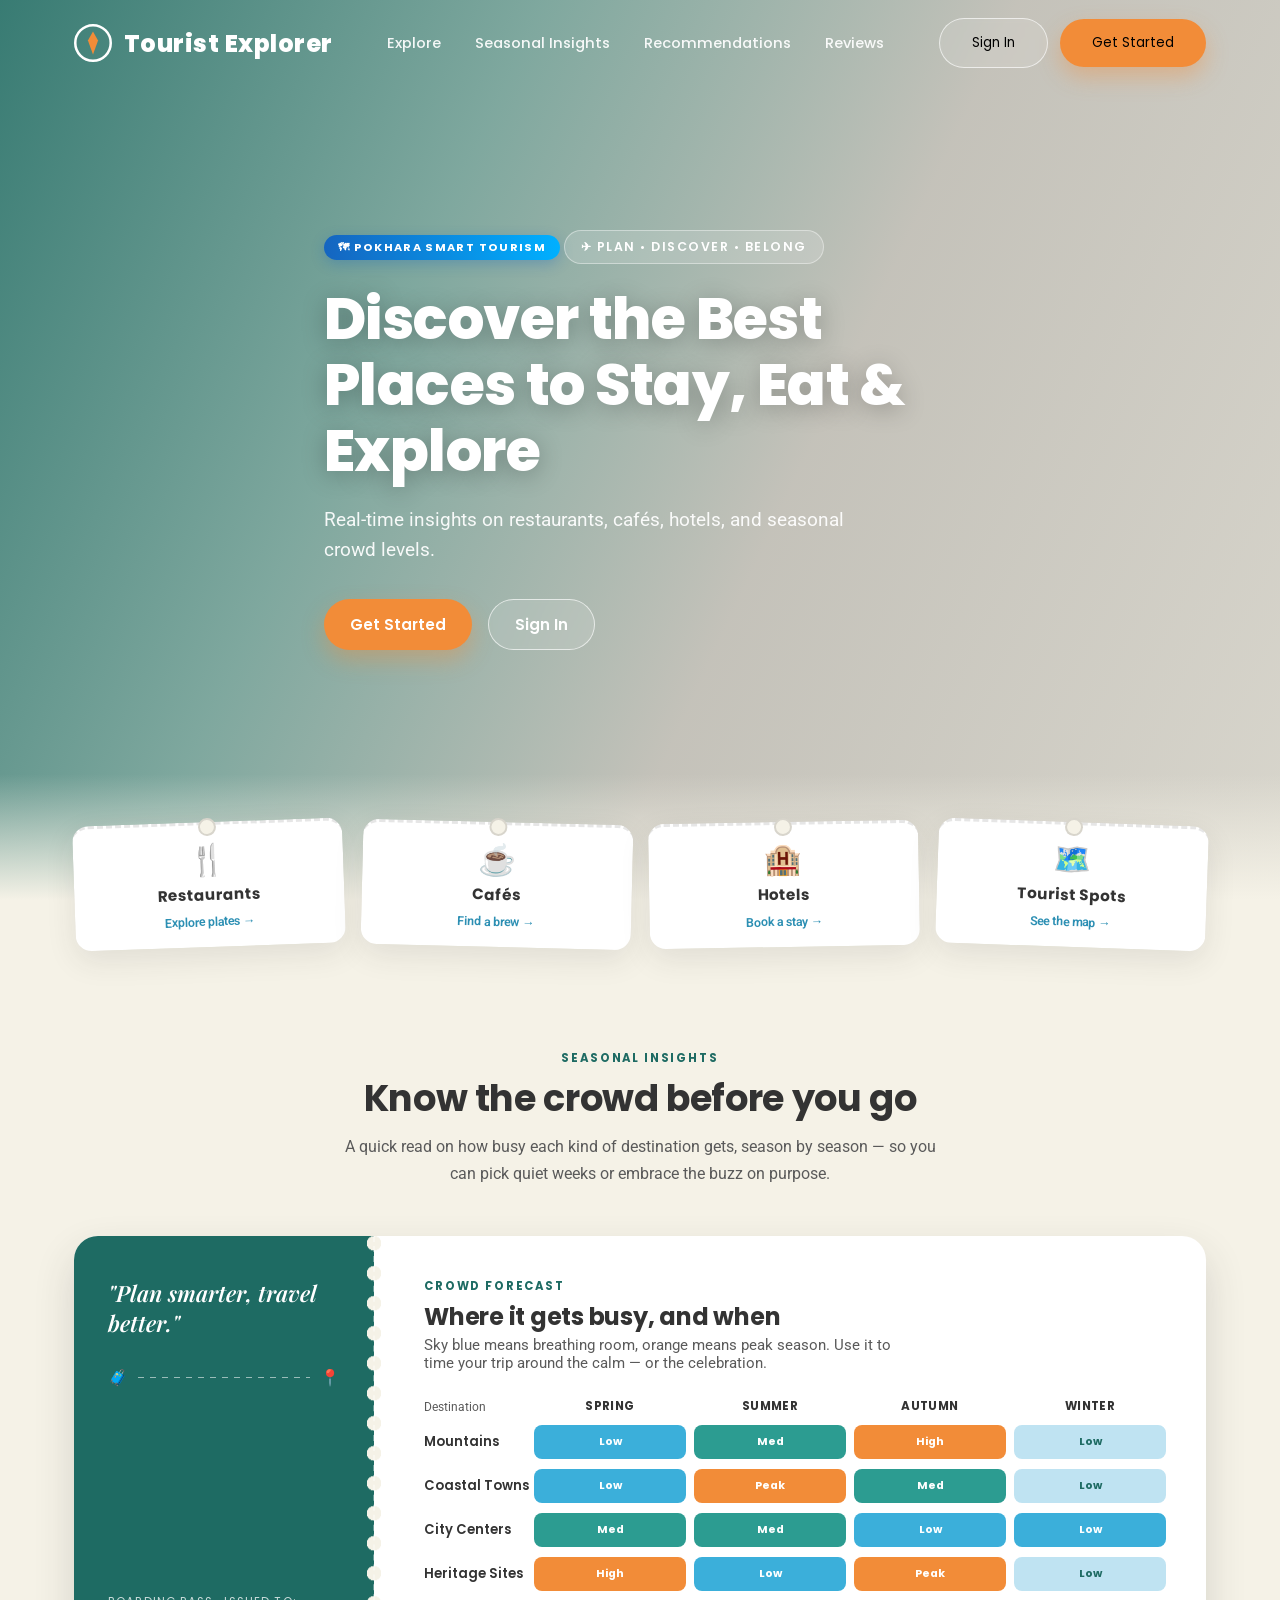
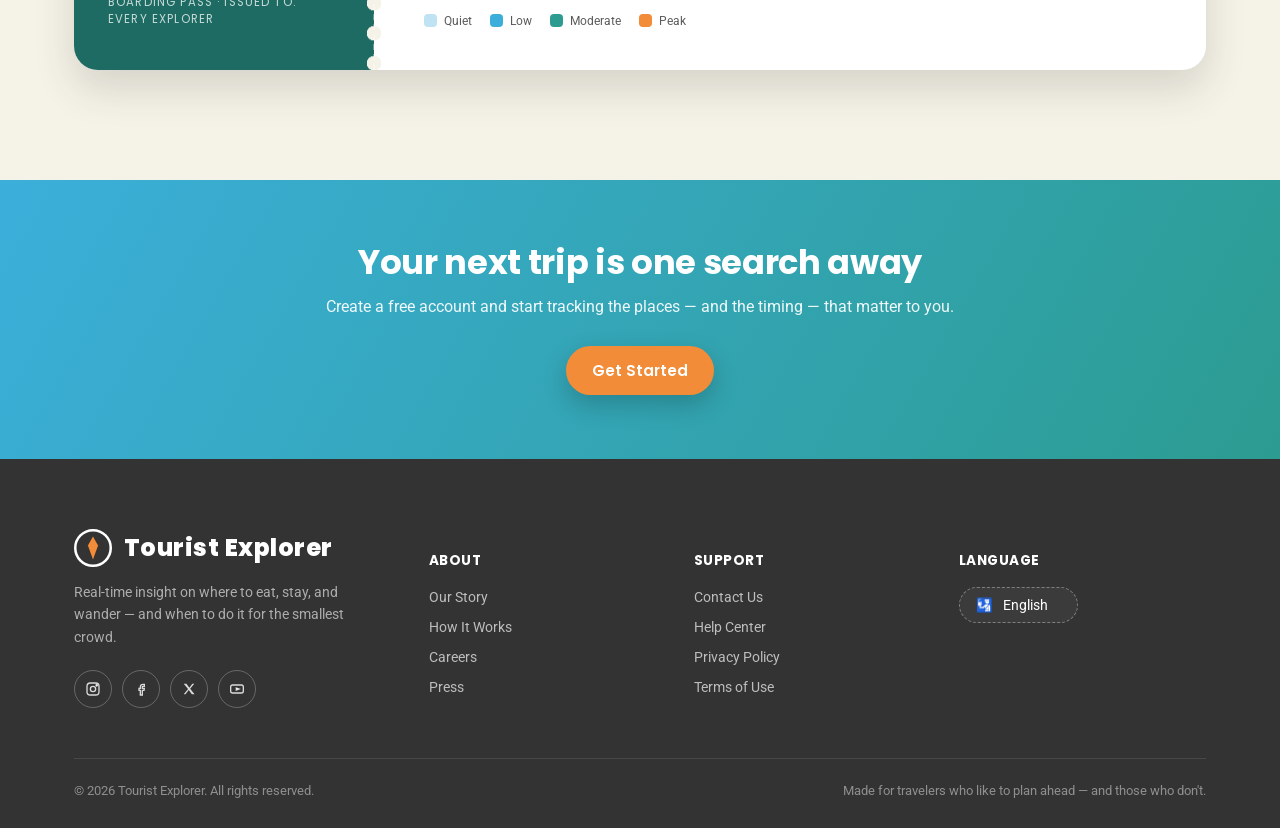
<file: SmartTourismPortal_Pokhara_Multipage (1)/index.html>
<!DOCTYPE html>
<html lang="en">
<head>
  <meta charset="UTF-8" />
  <meta http-equiv="refresh" content="0; url=portal/index.html" />
  <title>Tourist Explorer</title>
  <script>window.location.replace('portal/index.html');</script>
</head>
<body>
  <p>Redirecting… <a href="portal/index.html">click here if not redirected</a></p>
</body>
</html>
</file>
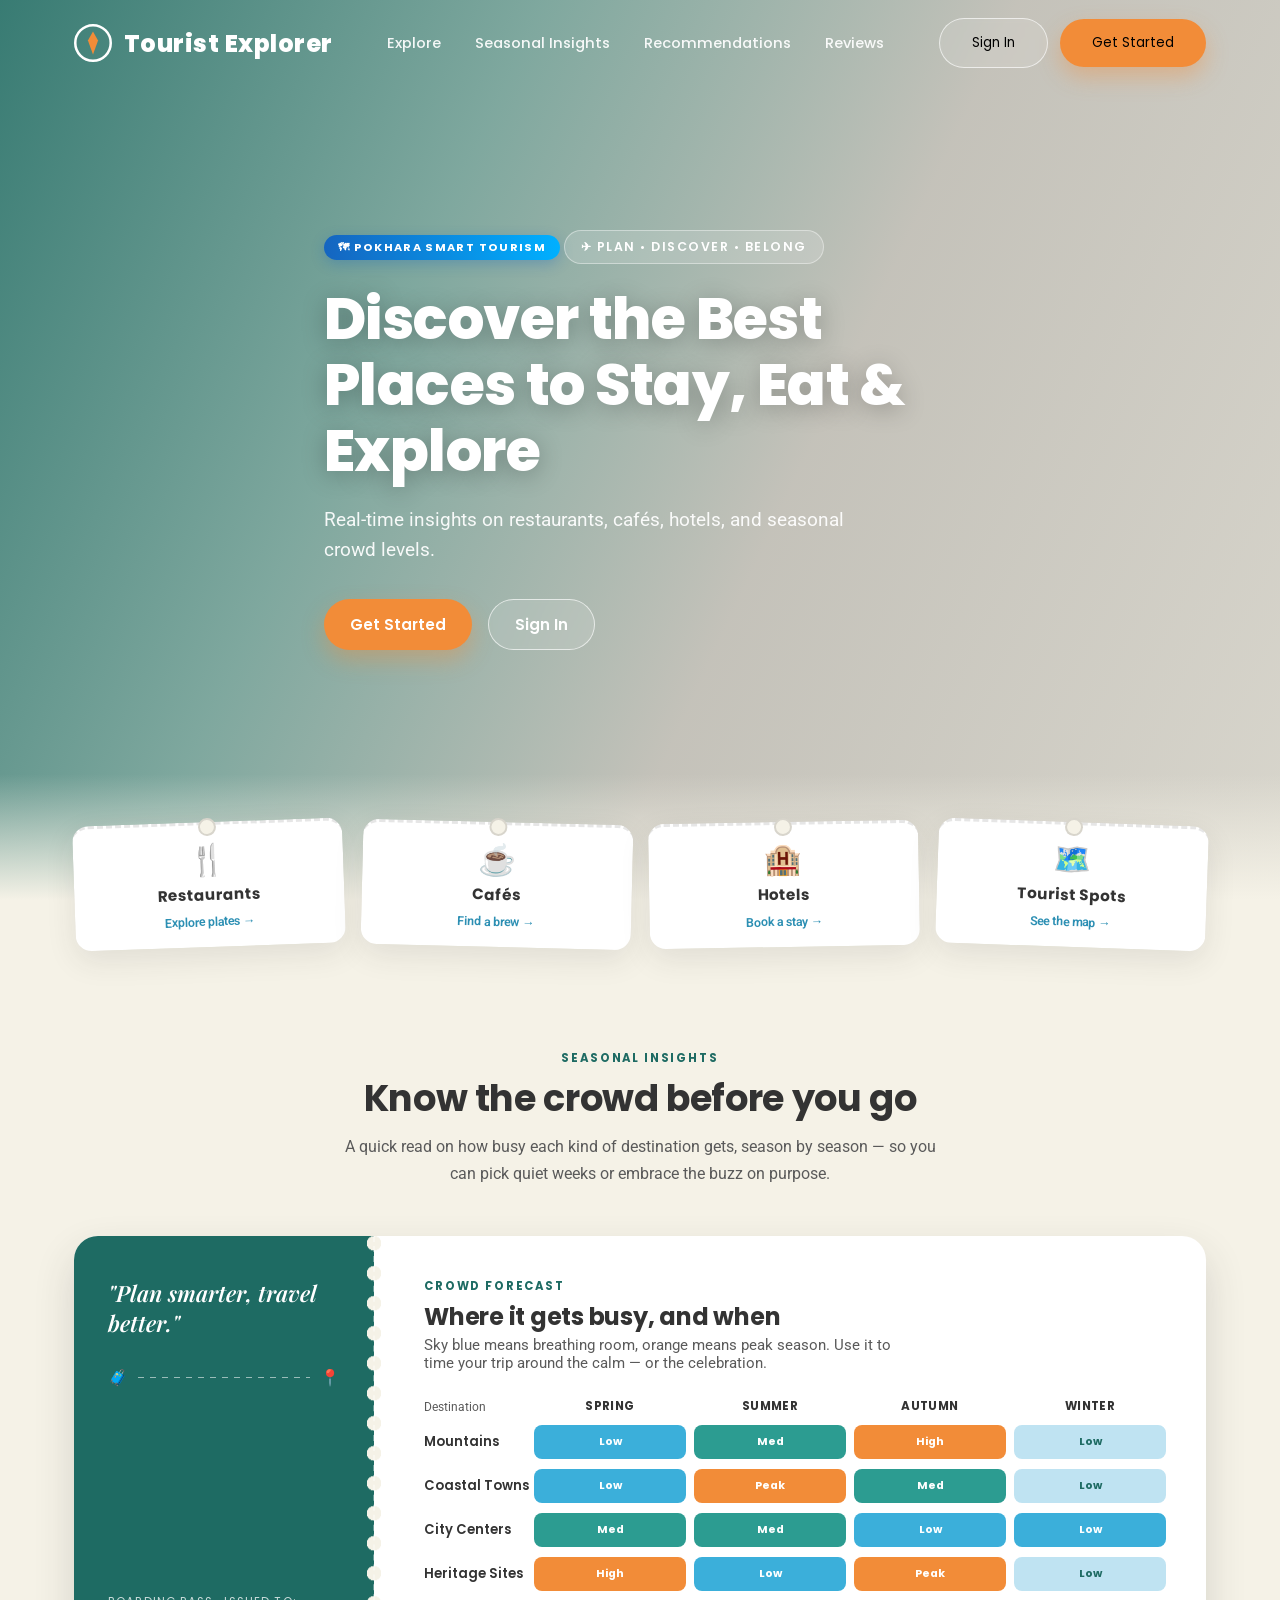
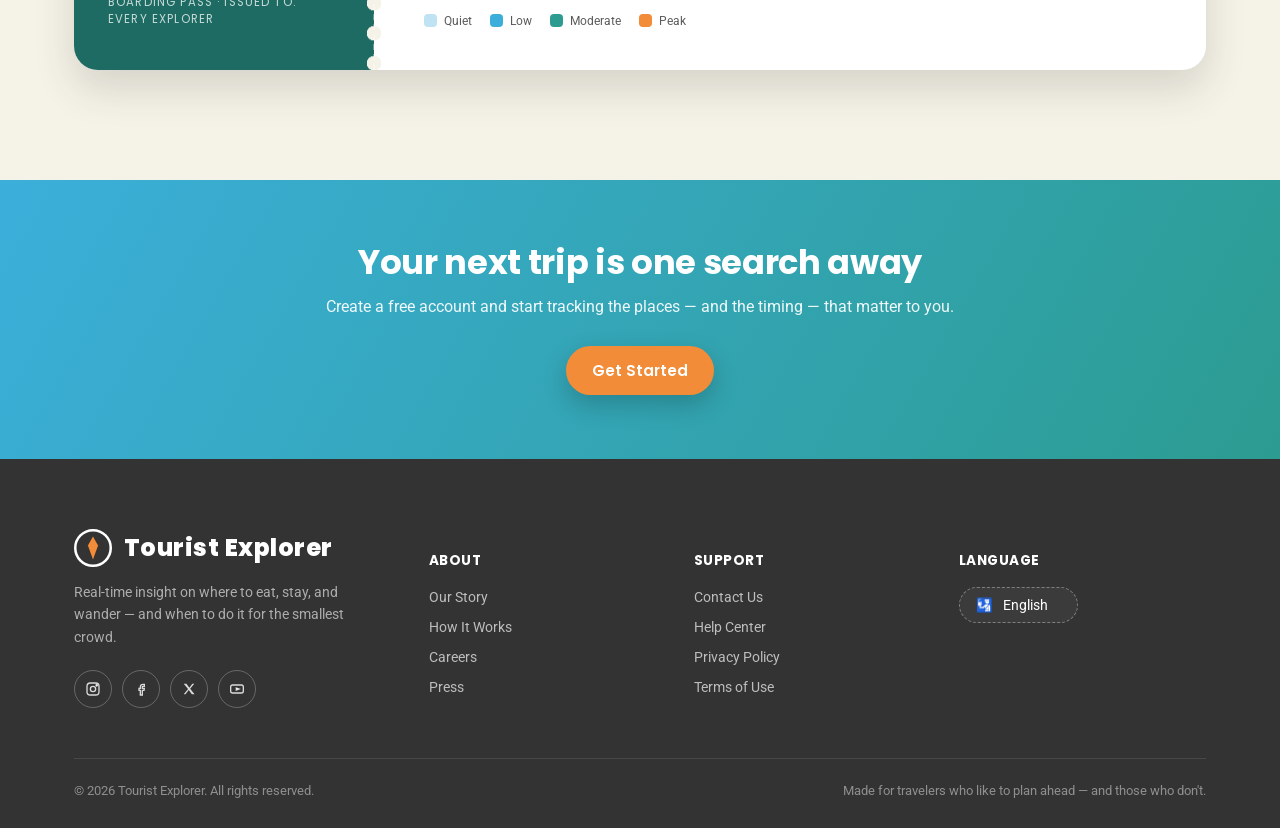
<file: SmartTourismPortal_Pokhara_Multipage (1)/portal/index.html>
<!DOCTYPE html>
<html lang="en">
<head>
<meta charset="UTF-8">
<meta name="viewport" content="width=device-width, initial-scale=1.0">
<title>Tourist Explorer — Discover the Best Places to Stay, Eat & Explore</title>
 
<link rel="preconnect" href="https://fonts.googleapis.com">
<link rel="preconnect" href="https://fonts.gstatic.com" crossorigin>
<link href="https://fonts.googleapis.com/css2?family=Poppins:wght@500;600;700;800&family=Roboto:wght@400;500;700&family=Playfair+Display:ital,wght@0,600;1,500;1,600&display=swap" rel="stylesheet">
<style>
  :root{
    --sky:#3BAFDA;
    --sky-dark:#2C8FB3;
    --teal:#2C9C91;
    --teal-dark:#1E6B63;
    --orange:#F28C38;
    --orange-dark:#D8731F;
    --beige:#F5F2E7;
    --charcoal:#333333;
    --white:#FFFFFF;
    --ink-soft:#5A5A5A;
    --shadow-card: 0 10px 30px rgba(51,51,51,0.10);
    --shadow-lift: 0 18px 40px rgba(51,51,51,0.16);
    --radius-lg: 22px;
    --radius-md: 14px;
    --container: 1180px;
  }

  *{box-sizing:border-box;}
  html{scroll-behavior:smooth;}
  body{
    margin:0;
    font-family:'Roboto', sans-serif;
    color:var(--charcoal);
    background:var(--beige);
    -webkit-font-smoothing:antialiased;
    overflow-x:hidden;
  }
  h1,h2,h3,h4{
    font-family:'Poppins', sans-serif;
    margin:0;
    line-height:1.15;
    letter-spacing:-0.01em;
  }
  p{margin:0;}
  a{text-decoration:none;color:inherit;}
  img{display:block;max-width:100%;}
  button{font-family:inherit;cursor:pointer;border:none;background:none;}
  .wrap{max-width:var(--container);margin:0 auto;padding:0 24px;}
  .eyebrow{
    font-family:'Poppins',sans-serif;
    font-weight:700;
    font-size:0.72rem;
    letter-spacing:0.16em;
    text-transform:uppercase;
    color:var(--teal-dark);
  }

  /* ── Smart Tourism Brand Bridge ─────────────────────────── */
  /* Mirrors key tokens from dashboard/css/style.css so both
     systems share the same visual DNA without a hard dependency */
  :root {
    --st-primary:   #1565C0;   /* dashboard --primary */
    --st-accent:    #00B0FF;   /* dashboard --accent  */
    --st-emerald:   #00E676;   /* dashboard --emerald */
    --st-gold:      #FFD54F;   /* dashboard --gold    */
  }

  /* Dashboard-link accent in nav inherits brand colour */
  #nav-dashboard-link { color: var(--st-accent) !important; }
  header.scrolled #nav-dashboard-link { color: var(--st-primary) !important; }

  /* "Smart Tourism" badge chip — used in hero eyebrow strip */
  .smart-badge {
    display: inline-flex; align-items: center; gap: 6px;
    background: linear-gradient(90deg, var(--st-primary), var(--st-accent));
    color: #fff; border-radius: 999px; padding: 4px 14px;
    font-family: 'Poppins', sans-serif; font-weight: 700;
    font-size: 0.7rem; letter-spacing: 0.12em; text-transform: uppercase;
    margin-bottom: 16px; box-shadow: 0 4px 14px rgba(21,101,192,0.30);
  }
  :focus-visible{outline:3px solid var(--orange); outline-offset:2px; border-radius:4px;}

  /* ---------- Buttons ---------- */
  .btn{
    display:inline-flex;
    align-items:center;
    justify-content:center;
    gap:8px;
    padding:13px 26px;
    border-radius:999px;
    font-family:'Poppins',sans-serif;
    font-weight:600;
    font-size:0.95rem;
    transition:transform .18s ease, box-shadow .18s ease, background .18s ease, color .18s ease;
    white-space:nowrap;
  }
  .btn-primary{
    background:var(--orange);
    color:var(--white);
    box-shadow:0 10px 22px rgba(242,140,56,0.38);
  }
  .btn-primary:hover{background:var(--orange-dark); transform:translateY(-2px);}
  .btn-ghost{
    background:rgba(255,255,255,0.12);
    color:var(--white);
    border:1.5px solid rgba(255,255,255,0.65);
    backdrop-filter:blur(2px);
  }
  .btn-ghost:hover{background:rgba(255,255,255,0.92); color:var(--teal-dark);}
  .btn-outline{
    background:transparent;
    color:var(--teal-dark);
    border:1.5px solid var(--teal);
    padding:11px 22px;
  }
  .btn-outline:hover{background:var(--teal); color:var(--white); transform:translateY(-2px);}

  /* ---------- Nav ---------- */
  header{
    position:fixed; top:0; left:0; right:0; z-index:100;
    padding:18px 0;
    transition:background .25s ease, padding .25s ease, box-shadow .25s ease;
  }
  header .wrap{display:flex; align-items:center; justify-content:space-between;}
  header.scrolled{
    background:var(--white);
    box-shadow:0 4px 20px rgba(51,51,51,0.08);
    padding:11px 0;
  }
  .logo{
    display:flex; align-items:center; gap:12px;
    font-family:'Poppins',sans-serif; font-weight:800;
    font-size:1.5rem;
    letter-spacing:0.02em;
    color:var(--white);
  }
  header.scrolled .logo{color:var(--charcoal);}
  .logo svg{
    width:38px;
    height:38px;
    flex-shrink:0;
  }
  .nav-links{
    display:flex; align-items:center; gap:34px;
    font-family:'Poppins',sans-serif; font-weight:500; font-size:0.92rem;
  }
  .nav-links a{color:rgba(255,255,255,0.92); position:relative; padding:4px 0;}
  header.scrolled .nav-links a{color:var(--charcoal);}
  .nav-links a::after{
    content:''; position:absolute; left:0; bottom:-3px; width:0; height:2px;
    background:var(--orange); transition:width .2s ease;
  }
  .nav-links a:hover::after{width:100%;}
  .nav-actions{display:flex; align-items:center; gap:12px;}
  header.scrolled .btn-ghost{color:var(--teal-dark); border-color:var(--teal); background:transparent;}
  header.scrolled .btn-ghost:hover{background:var(--teal); color:var(--white);}
  .burger{display:none; width:30px; height:22px; position:relative; z-index:101;}
  .burger span{position:absolute; left:0; right:0; height:2.5px; background:var(--white); border-radius:2px; transition:.25s;}
  header.scrolled .burger span{background:var(--charcoal);}
  .burger span:nth-child(1){top:0;} .burger span:nth-child(2){top:9px;} .burger span:nth-child(3){top:18px;}
  .burger.open span:nth-child(1){transform:translateY(9px) rotate(45deg);}
  .burger.open span:nth-child(2){opacity:0;}
  .burger.open span:nth-child(3){transform:translateY(-9px) rotate(-45deg);}

  /* ---------- Hero ---------- */
  .hero{
    position:relative;
    min-height:100vh;
    display:flex;
    align-items:center;
    padding-top:120px;
    padding-bottom:140px;
    overflow:hidden;
  }
  .hero-bg{
    position:absolute; inset:0; z-index:0;
    background-image:
      linear-gradient(115deg, rgba(30,107,99,0.88) 0%, rgba(30,107,99,0.55) 32%, rgba(51,51,51,0.25) 60%, rgba(51,51,51,0.15) 100%),
      url('https://images.unsplash.com/photo-1506905925346-21bda4d32df4?auto=format&fit=crop&w=2000&q=80');
    background-size:cover;
    background-position:center;
  }
  .hero-bg::after{
    content:'';
    position:absolute; inset:0;
    background:linear-gradient(to top, var(--beige) 0%, transparent 14%);
  }
  .hero-content{position:relative; z-index:2; max-width:680px;}
  .hero-eyebrow{
    display:inline-flex; align-items:center; gap:8px;
    font-family:'Poppins',sans-serif; font-weight:600; font-size:0.78rem;
    letter-spacing:0.12em; text-transform:uppercase;
    color:var(--white); background:rgba(255,255,255,0.16);
    border:1px solid rgba(255,255,255,0.4);
    padding:7px 16px; border-radius:999px; margin-bottom:22px;
  }
  .hero h1{
    color:var(--white);
    font-size:clamp(2.1rem, 5.2vw, 3.6rem);
    font-weight:800;
    margin-bottom:20px;
    text-shadow:0 4px 24px rgba(0,0,0,0.25);
  }
  .hero p.sub{
    color:rgba(255,255,255,0.92);
    font-size:clamp(1rem, 1.5vw, 1.18rem);
    max-width:540px;
    margin-bottom:34px;
    line-height:1.6;
  }
  .hero-ctas{display:flex; gap:16px; flex-wrap:wrap;}

  /* ---------- Luggage tag highlights ---------- */
  .tags-strip{
    position:relative; z-index:5;
    margin-top:-78px;
  }
  .tags-row{
    display:grid;
    grid-template-columns:repeat(4, 1fr);
    gap:18px;
  }
  .tag{
    background:var(--white);
    border-radius:16px;
    padding:20px 18px 18px;
    box-shadow:var(--shadow-card);
    position:relative;
    display:flex; flex-direction:column; align-items:center; text-align:center;
    gap:8px;
    transition:transform .22s ease, box-shadow .22s ease;
    border-top:3px dashed rgba(51,51,51,0.12);
  }
  .tag:nth-child(1){transform:rotate(-2deg);}
  .tag:nth-child(2){transform:rotate(1.4deg);}
  .tag:nth-child(3){transform:rotate(-1deg);}
  .tag:nth-child(4){transform:rotate(2deg);}
  .tag:hover{transform:translateY(-6px) rotate(0deg); box-shadow:var(--shadow-lift);}
  .tag::before{
    content:''; position:absolute; top:-7px; left:50%; transform:translateX(-50%);
    width:14px; height:14px; border-radius:50%;
    background:var(--beige); border:2px solid rgba(51,51,51,0.15);
  }
  .tag-icon{font-size:1.9rem; line-height:1;}
  .tag-label{font-family:'Poppins',sans-serif; font-weight:700; font-size:0.95rem;}
  .tag-link{font-size:0.78rem; color:var(--sky-dark); font-weight:600;}

  /* ---------- Section shells ---------- */
  section{padding:100px 0 0;}
  .section-head{max-width:620px; margin-bottom:48px;}
  .section-head h2{font-size:clamp(1.7rem, 3vw, 2.3rem); margin:10px 0 14px;}
  .section-head p{color:var(--ink-soft); font-size:1.02rem; line-height:1.65;}
  .center{text-align:center; margin-left:auto; margin-right:auto;}

  /* ---------- Boarding pass / seasonal insights ---------- */
  .boarding-pass{
    background:var(--white);
    border-radius:24px;
    box-shadow:var(--shadow-lift);
    display:grid;
    grid-template-columns:300px 1fr;
    position:relative;
    overflow:hidden;
  }
  .bp-stub{
    background:var(--teal-dark);
    color:var(--white);
    padding:42px 34px;
    position:relative;
    display:flex; flex-direction:column; justify-content:space-between;
  }
  .bp-stub::after{
    content:'';
    position:absolute; top:0; bottom:0; right:-1px; width:0;
    border-right:2px dashed rgba(255,255,255,0.35);
  }
  .bp-perf{
    position:absolute; right:-13px; top:0; bottom:0; width:26px;
    background-image:radial-gradient(circle, var(--beige) 7px, transparent 7.5px);
    background-size:26px 30px;
    background-position:center;
  }
  .bp-quote{
    font-family:'Playfair Display', serif; font-style:italic; font-weight:600;
    font-size:1.4rem; color:var(--white); line-height:1.35;
  }
  .bp-plane-row{display:flex; align-items:center; gap:10px; margin-top:30px;}
  .bp-dots{flex:1; height:1px; background:repeating-linear-gradient(to right, rgba(255,255,255,0.55) 0 6px, transparent 6px 12px);}
  .bp-route{font-family:'Poppins',sans-serif; font-size:0.72rem; letter-spacing:0.1em; color:rgba(255,255,255,0.75); margin-top:18px;}
  .bp-main{padding:42px 40px 42px 50px;}
  .bp-main .eyebrow{margin-bottom:8px; display:block;}
  .bp-main h3{font-size:1.5rem; margin-bottom:6px;}
  .bp-main > p{color:var(--ink-soft); font-size:0.95rem; margin-bottom:26px; max-width:480px;}

  .heatmap{display:grid; grid-template-columns:110px 1fr; gap:10px 0; align-items:center;}
  .heatmap-head{display:contents;}
  .heatmap-head .hm-corner{font-size:0.72rem; color:var(--ink-soft);}
  .heatmap-head .hm-cols{display:grid; grid-template-columns:repeat(4,1fr); gap:8px;}
  .heatmap-head .hm-cols span{
    font-family:'Poppins',sans-serif; font-weight:700; font-size:0.74rem;
    text-align:center; color:var(--charcoal); text-transform:uppercase; letter-spacing:0.03em;
  }
  .hm-row-label{font-family:'Poppins',sans-serif; font-weight:600; font-size:0.82rem; color:var(--charcoal);}
  .hm-row-cells{display:grid; grid-template-columns:repeat(4,1fr); gap:8px;}
  .hm-cell{
    height:34px; border-radius:8px;
    display:flex; align-items:center; justify-content:center;
    font-size:0.68rem; font-weight:700; color:var(--white);
    font-family:'Poppins',sans-serif;
  }
  .lvl-1{background:#BFE3F2; color:var(--teal-dark);}
  .lvl-2{background:var(--sky);}
  .lvl-3{background:var(--teal);}
  .lvl-4{background:var(--orange);}
  .legend{display:flex; gap:18px; margin-top:22px; flex-wrap:wrap;}
  .legend-item{display:flex; align-items:center; gap:7px; font-size:0.78rem; color:var(--ink-soft);}
  .legend-swatch{width:13px; height:13px; border-radius:4px; display:inline-block;}

  /* ---------- Featured recommendations ---------- */
  .cards-row{
    display:grid; grid-template-columns:repeat(3, 1fr); gap:30px;
  }
  .rec-card{
    background:var(--white);
    border-radius:var(--radius-lg);
    box-shadow:var(--shadow-card);
    overflow:hidden;
    transition:transform .25s ease, box-shadow .25s ease;
  }
  .rec-card:hover{transform:translateY(-8px); box-shadow:var(--shadow-lift);}
  .rec-img-wrap{position:relative; padding:14px 14px 0;}
  .rec-img-wrap img{
    width:100%; height:190px; object-fit:cover; border-radius:12px 12px 4px 4px;
  }
  .rec-card:nth-child(1) .rec-img-wrap img{transform:rotate(-1.2deg);}
  .rec-card:nth-child(2) .rec-img-wrap img{transform:rotate(0.8deg);}
  .rec-card:nth-child(3) .rec-img-wrap img{transform:rotate(-0.6deg);}
  .rec-category{
    position:absolute; top:26px; left:26px;
    background:rgba(51,51,51,0.55); backdrop-filter:blur(3px);
    color:var(--white); font-family:'Poppins',sans-serif; font-weight:600; font-size:0.7rem;
    padding:5px 13px; border-radius:999px; letter-spacing:0.04em; text-transform:uppercase;
  }
  .rec-body{padding:22px 24px 26px;}
  .rec-top{display:flex; align-items:flex-start; justify-content:space-between; gap:10px; margin-bottom:6px;}
  .rec-body h4{font-size:1.12rem;}
  .stars{display:flex; align-items:center; gap:4px; font-size:0.82rem; color:var(--orange-dark); font-weight:700; white-space:nowrap; font-family:'Poppins',sans-serif;}
  .rec-loc{font-size:0.82rem; color:var(--ink-soft); margin-bottom:12px; display:flex; align-items:center; gap:5px;}
  .rec-desc{font-size:0.9rem; color:var(--ink-soft); line-height:1.55; margin-bottom:20px;}

  /* ---------- Testimonials / postcards ---------- */
  .postcard-section{background:var(--teal-dark); padding-bottom:100px; margin-top:110px; color:var(--white); position:relative;}
  .postcard-section .section-head p{color:rgba(255,255,255,0.78);}
  .postcard-section .eyebrow{color:#9FE3DA;}
  .carousel{position:relative; max-width:760px; margin:0 auto;}
  .postcard-track{overflow:hidden; border-radius:18px;}
  .postcard-slides{display:flex; transition:transform .5s cubic-bezier(.65,0,.35,1);}
  .postcard{
    flex:0 0 100%;
    background:#FCFAF3;
    color:var(--charcoal);
    border-radius:18px;
    padding:40px 44px;
    display:flex; gap:30px; align-items:flex-start;
    position:relative;
    box-shadow:0 20px 50px rgba(0,0,0,0.25);
  }
  .postcard::before{
    content:''; position:absolute; left:30px; top:0; bottom:0; width:1px;
    background:repeating-linear-gradient(to bottom, rgba(51,51,51,0.25) 0 5px, transparent 5px 11px);
  }
  .pc-stamp{
    flex-shrink:0; width:64px; height:64px; border-radius:50%;
    background:var(--orange); color:var(--white);
    display:flex; align-items:center; justify-content:center;
    font-size:1.6rem; border:3px dashed rgba(255,255,255,0.7);
    transform:rotate(8deg); margin-top:4px;
  }
  .pc-body{padding-left:14px;}
  .pc-quote{font-family:'Playfair Display', serif; font-style:italic; font-weight:500; font-size:1.18rem; line-height:1.5; margin-bottom:16px;}
  .pc-name{font-family:'Poppins',sans-serif; font-weight:700; font-size:0.92rem;}
  .pc-stars{color:var(--orange-dark); font-size:0.85rem; margin-top:4px; font-weight:700; font-family:'Poppins',sans-serif;}
  .carousel-controls{display:flex; align-items:center; justify-content:center; gap:18px; margin-top:30px;}
  .car-btn{
    width:42px; height:42px; border-radius:50%; background:rgba(255,255,255,0.12);
    border:1.5px solid rgba(255,255,255,0.45); color:var(--white);
    display:flex; align-items:center; justify-content:center; transition:.2s;
  }
  .car-btn:hover{background:var(--orange); border-color:var(--orange);}
  .dots{display:flex; gap:9px;}
  .dot{width:9px; height:9px; border-radius:50%; background:rgba(255,255,255,0.35); transition:.2s;}
  .dot.active{background:var(--orange); width:26px; border-radius:5px;}

  /* ---------- CTA strip ---------- */
  .cta-strip{
    margin:110px 0 0; padding:64px 0;
    background:linear-gradient(120deg, var(--sky) 0%, var(--teal) 100%);
    text-align:center; color:var(--white);
  }
  .cta-strip h2{font-size:clamp(1.5rem,3vw,2.1rem); margin-bottom:14px;}
  .cta-strip p{margin-bottom:30px; color:rgba(255,255,255,0.92); font-size:1.02rem;}
  .cta-strip .btn-primary{box-shadow:0 10px 26px rgba(0,0,0,0.2);}

  /* ---------- Footer ---------- */
  footer{background:var(--charcoal); color:rgba(255,255,255,0.82); padding-top:70px;}
  .footer-grid{
    display:grid; grid-template-columns:1.4fr 1fr 1fr 1.1fr; gap:40px;
    padding-bottom:50px; border-bottom:1px solid rgba(255,255,255,0.1);
  }
  .footer-brand .logo{color:var(--white); margin-bottom:14px;}
  .footer-brand p{font-size:0.88rem; color:rgba(255,255,255,0.6); line-height:1.6; max-width:280px; margin-bottom:22px;}
  .social-row{display:flex; gap:10px;}
  .social-icon{
    width:38px; height:38px; border-radius:50%; border:1.5px solid rgba(255,255,255,0.25);
    display:flex; align-items:center; justify-content:center; transition:.2s;
  }
  .social-icon:hover{background:var(--orange); border-color:var(--orange); transform:translateY(-3px);}
  .footer-col h5{font-family:'Poppins',sans-serif; font-weight:700; font-size:0.85rem; letter-spacing:0.04em; text-transform:uppercase; color:var(--white); margin-bottom:16px;}
  .footer-col ul{list-style:none; padding:0; margin:0; display:flex; flex-direction:column; gap:11px;}
  .footer-col a{font-size:0.9rem; color:rgba(255,255,255,0.68); transition:.18s;}
  .footer-col a:hover{color:var(--orange);}
  .lang-select{
    position:relative; display:inline-flex; align-items:center; gap:10px;
    border:1.5px dashed rgba(255,255,255,0.35); border-radius:999px;
    padding:9px 16px; font-size:0.85rem; cursor:pointer; color:var(--white);
    background:rgba(255,255,255,0.04);
  }
  .lang-select select{
    background:transparent; color:var(--white); border:none; font-family:'Roboto',sans-serif;
    font-size:0.85rem; appearance:none; cursor:pointer; padding-right:4px;
  }
  .lang-select select option{color:var(--charcoal);}
  .footer-bottom{
    display:flex; align-items:center; justify-content:space-between; flex-wrap:wrap; gap:14px;
    padding:24px 0 30px; font-size:0.8rem; color:rgba(255,255,255,0.45);
  }

  /* ---------- Responsive ---------- */
  @media (max-width:980px){
    .tags-row{grid-template-columns:repeat(2,1fr);}
    .cards-row{grid-template-columns:1fr 1fr;}
    .boarding-pass{grid-template-columns:1fr;}
    .bp-stub::after,.bp-perf{display:none;}
    .footer-grid{grid-template-columns:1fr 1fr;}
  }
  @media (max-width:760px){
    .nav-links{
      position:fixed; top:0; right:0; height:100vh; width:78%; max-width:320px;
      background:var(--white); flex-direction:column; align-items:flex-start;
      padding:100px 30px 30px; gap:26px; transform:translateX(100%);
      transition:transform .3s ease; box-shadow:-10px 0 30px rgba(0,0,0,0.15);
    }
    .nav-links.open{transform:translateX(0);}
    .nav-links a{color:var(--charcoal) !important; font-size:1.05rem;}
    .nav-actions .btn-ghost{display:none;}
    .burger{display:block;}
    .hero{padding-top:110px; padding-bottom:170px; min-height:auto;}
    .hero-ctas .btn{flex:1; min-width:140px;}
    .tags-row{grid-template-columns:1fr 1fr; gap:14px;}
    .tag{padding:16px 12px;}
    section{padding-top:74px;}
    .cards-row{grid-template-columns:1fr;}
    .postcard{flex-direction:column; padding:30px 26px;}
    .postcard::before{display:none;}
    .pc-stamp{margin-bottom:6px;}
    footer{padding-top:50px;}
    .footer-grid{grid-template-columns:1fr; gap:34px;}
  }
  @media (prefers-reduced-motion: reduce){
    *{transition:none !important; scroll-behavior:auto !important;}
  }
 #recommendations,#reviews{display:none!important;} </style>
</head>
<body>

<header id="siteHeader">
  <div class="wrap">
    <a href="#" class="logo">
      <svg width="38" height="38" viewBox="0 0 30 30" fill="none">
        <circle cx="15" cy="15" r="14" stroke="currentColor" stroke-width="2"/>
        <path d="M15 6L19 13L15 24L11 13L15 6Z" fill="#F28C38"/>
      </svg>
      Tourist Explorer
    </a>
    <nav class="nav-links" id="navLinks">
      <a href="#highlights">Explore</a>
      <a href="#insights">Seasonal Insights</a>
      <a href="recommendations.html">Recommendations</a>
      <a href="reviews.html">Reviews</a>
    </nav>
    <div class="nav-actions">
      <a href="#" class="btn btn-ghost">
        <button onclick="location.href='signin.html'">Sign In</button> 
      </a>
      <a href="#" class="btn btn-primary">
         <button onclick="location.href='register.html'">Get Started</button> 
    </a>

     
      <button class="burger" id="burgerBtn" aria-label="Toggle navigation menu">
        <span></span>
        <span></span>
        <span></span>
      </button>
    </div>
  </div>
</header>

<section class="hero">
  <div class="hero-bg"></div>
  <div class="wrap hero-content">
    <div class="smart-badge">🗺 Pokhara Smart Tourism</div>
    <span class="hero-eyebrow">✈ Plan • Discover • Belong</span>
    <h1>Discover the Best Places to Stay, Eat &amp; Explore</h1>
    <p class="sub">Real-time insights on restaurants, cafés, hotels, and seasonal crowd levels.</p>
    <div class="hero-ctas">
      <a href="#" class="btn btn-primary">Get Started</a>
      <a href="#" class="btn btn-ghost">Sign In</a>
    </div>
  </div>
</section>

<div class="wrap tags-strip" id="highlights">
  <div class="tags-row">
    <a href="#" class="tag">
      <span class="tag-icon">🍴</span>
      <span class="tag-label">Restaurants</span>
      <span class="tag-link">Explore plates →</span>
    </a>
    <a href="#" class="tag">
      <span class="tag-icon">☕</span>
      <span class="tag-label">Cafés</span>
      <span class="tag-link">Find a brew →</span>
    </a>
    <a href="#" class="tag">
      <span class="tag-icon">🏨</span>
      <span class="tag-label">Hotels</span>
      <span class="tag-link">Book a stay →</span>
    </a>
    <a href="#" class="tag">
      <span class="tag-icon">🗺️</span>
      <span class="tag-label">Tourist Spots</span>
      <span class="tag-link">See the map →</span>
    </a>
  </div>
</div>

<section id="insights">
  <div class="wrap">
    <div class="section-head center">
      <span class="eyebrow">Seasonal Insights</span>
      <h2>Know the crowd before you go</h2>
      <p>A quick read on how busy each kind of destination gets, season by season — so you can pick quiet weeks or embrace the buzz on purpose.</p>
    </div>

    <div class="boarding-pass">
      <div class="bp-stub">
        <div class="bp-perf"></div>
        <div>
          <p class="bp-quote">"Plan smarter, travel better."</p>
          <div class="bp-plane-row">
            <span>🧳</span>
            <span class="bp-dots"></span>
            <span>📍</span>
          </div>
        </div>
        <p class="bp-route">BOARDING PASS · ISSUED TO: EVERY EXPLORER</p>
      </div>

      <div class="bp-main">
        <span class="eyebrow">Crowd Forecast</span>
        <h3>Where it gets busy, and when</h3>
        <p>Sky blue means breathing room, orange means peak season. Use it to time your trip around the calm — or the celebration.</p>

        <div class="heatmap">
          <div class="heatmap-head">
            <span class="hm-corner">Destination</span>
            <div class="hm-cols"><span>Spring</span><span>Summer</span><span>Autumn</span><span>Winter</span></div>
          </div>

          <span class="hm-row-label">Mountains</span>
          <div class="hm-row-cells">
            <div class="hm-cell lvl-2">Low</div>
            <div class="hm-cell lvl-3">Med</div>
            <div class="hm-cell lvl-4">High</div>
            <div class="hm-cell lvl-1">Low</div>
          </div>

          <span class="hm-row-label">Coastal Towns</span>
          <div class="hm-row-cells">
            <div class="hm-cell lvl-2">Low</div>
            <div class="hm-cell lvl-4">Peak</div>
            <div class="hm-cell lvl-3">Med</div>
            <div class="hm-cell lvl-1">Low</div>
          </div>

          <span class="hm-row-label">City Centers</span>
          <div class="hm-row-cells">
            <div class="hm-cell lvl-3">Med</div>
            <div class="hm-cell lvl-3">Med</div>
            <div class="hm-cell lvl-2">Low</div>
            <div class="hm-cell lvl-2">Low</div>
          </div>

          <span class="hm-row-label">Heritage Sites</span>
          <div class="hm-row-cells">
            <div class="hm-cell lvl-4">High</div>
            <div class="hm-cell lvl-2">Low</div>
            <div class="hm-cell lvl-4">Peak</div>
            <div class="hm-cell lvl-1">Low</div>
          </div>
        </div>

        <div class="legend">
          <div class="legend-item"><span class="legend-swatch lvl-1"></span>Quiet</div>
          <div class="legend-item"><span class="legend-swatch lvl-2"></span>Low</div>
          <div class="legend-item"><span class="legend-swatch lvl-3"></span>Moderate</div>
          <div class="legend-item"><span class="legend-swatch lvl-4"></span>Peak</div>
        </div>
      </div>
    </div>
  </div>
</section>


<section id="recommendations" class="wrap" style="padding:80px 24px">
<h2>Recommended places</h2><p style="margin:12px 0 24px">Explore popular places in Pokhara. Select a place to see details and open its Google Maps location.</p>
<div id="placeCards" class="cards-row"></div></section>
<section id="reviews" class="wrap" style="padding:30px 24px 80px;text-align:center"><h2>Enjoying Tourist Explorer?</h2><p style="margin:12px">Your feedback helps us improve.</p><button class="btn btn-primary" id="openRating">Rate our website</button></section>
<div id="placeModal" class="te-modal" aria-hidden="true"><div class="te-modal-box"><button class="close-modal">×</button><div id="placeContent"></div></div></div>
<div id="ratingModal" class="te-modal" aria-hidden="true"><div class="te-modal-box"><button class="close-modal">×</button><h2>Rate Tourist Explorer</h2><p>How would you rate your experience?</p><div class="stars" id="stars" aria-label="Choose a rating"></div><textarea id="ratingComment" placeholder="Optional comment"></textarea><button class="btn btn-primary" id="submitRating">Submit rating</button><p id="ratingMessage"></p></div></div>
<style>.te-modal{display:none;position:fixed;inset:0;background:#0008;z-index:999;align-items:center;justify-content:center;padding:20px}.te-modal.show{display:flex}.te-modal-box{position:relative;background:#fff;border-radius:18px;padding:28px;max-width:520px;width:100%;box-shadow:var(--shadow-lift)}.close-modal{position:absolute;right:16px;top:10px;font-size:30px}.place-card{cursor:pointer}.place-card:hover{transform:translateY(-5px)}.stars{font-size:38px;color:#F28C38;margin:18px 0}.stars span{cursor:pointer}textarea{width:100%;min-height:90px;padding:12px;border:1px solid #ddd;border-radius:10px;margin-bottom:15px}</style>
<script>
const places=[
{name:'World Peace Pagoda',type:'Temple',rating:4.6,info:'A hilltop Buddhist stupa with wide views of Phewa Lake and the Pokhara Valley.',map:'https://www.google.com/maps/search/?api=1&query=World+Peace+Pagoda+Pokhara'},
{name:'Bindhyabasini Temple',type:'Temple',rating:4.6,info:'A well-known Hindu temple in Pokhara dedicated to Goddess Bhagwati.',map:'https://www.google.com/maps/search/?api=1&query=Bindhyabasini+Temple+Pokhara'},
{name:'Temple Tree Resort & Spa',type:'Hotel',rating:4.5,info:'A popular Lakeside hotel with a garden setting and easy access to Phewa Lake.',map:'https://www.google.com/maps/search/?api=1&query=Temple+Tree+Resort+and+Spa+Pokhara'},
{name:'Pokhara Grande',type:'Hotel',rating:4.4,info:'A full-service hotel in Pokhara with mountain-view surroundings.',map:'https://www.google.com/maps/search/?api=1&query=Pokhara+Grande'},
{name:'Moondance Restaurant',type:'Restaurant',rating:4.4,info:'A popular Lakeside restaurant serving Nepali and international dishes.',map:'https://www.google.com/maps/search/?api=1&query=Moondance+Restaurant+Pokhara'},
{name:'Fresh Elements Restaurant',type:'Restaurant',rating:4.5,info:'A well-known Pokhara restaurant with varied local and international options.',map:'https://www.google.com/maps/search/?api=1&query=Fresh+Elements+Restaurant+Pokhara'},
{name:'Himalayan Java Coffee',type:'Cafe',rating:4.3,info:'A familiar coffee stop in Pokhara for local coffee and relaxed seating.',map:'https://www.google.com/maps/search/?api=1&query=Himalayan+Java+Coffee+Pokhara'},
{name:'Pokhara Java',type:'Cafe',rating:4.3,info:'A Lakeside café popular for coffee, bakery items, and casual meetups.',map:'https://www.google.com/maps/search/?api=1&query=Pokhara+Java+Pokhara'},
{name:'Manipal Teaching Hospital',type:'Hospital',rating:4.2,info:'A major teaching hospital serving Pokhara and the surrounding region.',map:'https://www.google.com/maps/search/?api=1&query=Manipal+Teaching+Hospital+Pokhara'},
{name:'Pokhara Academy of Health Sciences',type:'Hospital',rating:4.1,info:'A public health-sciences institution and hospital in Pokhara.',map:'https://www.google.com/maps/search/?api=1&query=Pokhara+Academy+of+Health+Sciences'}]
const cards=document.getElementById('placeCards');cards.innerHTML=places.map((p,i)=>`<article class="place-card" data-i="${i}" style="background:white;padding:22px;border-radius:14px;box-shadow:var(--shadow-card)"><span class="eyebrow">${p.type}</span><h3 style="margin:8px 0">${p.name}</h3><p>⭐ ${p.rating} / 5</p><p style="margin-top:12px;color:var(--teal-dark)">View details & map →</p></article>`).join('');
function show(id){document.getElementById(id).classList.add('show')}function hideAll(){document.querySelectorAll('.te-modal').forEach(x=>x.classList.remove('show'))}
cards.onclick=e=>{let c=e.target.closest('.place-card');if(!c)return;let p=places[c.dataset.i];document.getElementById('placeContent').innerHTML=`<span class="eyebrow">${p.type}</span><h2>${p.name}</h2><p style="margin:14px 0">⭐ ${p.rating} / 5</p><p>${p.info}</p><a class="btn btn-primary" style="margin-top:20px" target="_blank" href="${p.map}">Open in Google Maps</a>`;show('placeModal')};
document.querySelectorAll('.close-modal').forEach(b=>b.onclick=hideAll);document.getElementById('openRating').onclick=()=>show('ratingModal');
let selected=0;document.getElementById('stars').innerHTML=[1,2,3,4,5].map(n=>`<span data-n="${n}">☆</span>`).join('');document.getElementById('stars').onclick=e=>{if(!e.target.dataset.n)return;selected=+e.target.dataset.n;document.querySelectorAll('#stars span').forEach(x=>x.textContent=+x.dataset.n<=selected?'★':'☆')};
document.getElementById('submitRating').onclick=async()=>{if(!selected)return document.getElementById('ratingMessage').textContent='Please select 1–5 stars.';try{let r=await fetch('http://localhost:5000/api/reviews',{method:'POST',headers:{'Content-Type':'application/json'},body:JSON.stringify({rating:selected,comment:document.getElementById('ratingComment').value})});document.getElementById('ratingMessage').textContent=r.ok?'Thank you for your rating!':'Could not save rating.'}catch(e){document.getElementById('ratingMessage').textContent='Start the backend server to save ratings.'}};
</script>

<div class="cta-strip">
  <div class="wrap">
    <h2>Your next trip is one search away</h2>
    <p>Create a free account and start tracking the places — and the timing — that matter to you.</p>
    <a href="register.html" id="cta-get-started" class="btn btn-primary">Get Started</a>
  </div>
</div>

<footer>
  <div class="wrap">
    <div class="footer-grid">
      <div class="footer-brand">
        <a href="#" class="logo">
          <svg width="28" height="28" viewBox="0 0 30 30" fill="none">
            <circle cx="15" cy="15" r="14" stroke="currentColor" stroke-width="2"/>
            <path d="M15 6L19 13L15 24L11 13L15 6Z" fill="#F28C38"/>
          </svg>
          Tourist Explorer
        </a>
        <p>Real-time insight on where to eat, stay, and wander — and when to do it for the smallest crowd.</p>
        <div class="social-row">
          <a href="#" class="social-icon" aria-label="Instagram"><svg width="16" height="16" viewBox="0 0 24 24" fill="none" stroke="currentColor" stroke-width="2"><rect x="3" y="3" width="18" height="18" rx="5"/><circle cx="12" cy="12" r="4"/><circle cx="17.5" cy="6.5" r="1" fill="currentColor"/></svg></a>
          <a href="#" class="social-icon" aria-label="Facebook"><svg width="16" height="16" viewBox="0 0 24 24" fill="none" stroke="currentColor" stroke-width="2"><path d="M15 8h2V5h-2a4 4 0 0 0-4 4v2H9v3h2v7h3v-7h2.5l.5-3H14V9a1 1 0 0 1 1-1Z"/></svg></a>
          <a href="#" class="social-icon" aria-label="X / Twitter"><svg width="14" height="14" viewBox="0 0 24 24" fill="currentColor"><path d="M3 3h4.6l5 6.7L17.7 3H21l-7 8.4L21.5 21h-4.6l-5.3-7.1L6 21H3l7.4-8.9Z"/></svg></a>
          <a href="#" class="social-icon" aria-label="YouTube"><svg width="16" height="16" viewBox="0 0 24 24" fill="none" stroke="currentColor" stroke-width="2"><rect x="2.5" y="6" width="19" height="12" rx="3"/><path d="M11 10.5l4 1.5-4 1.5Z" fill="currentColor"/></svg></a>
        </div>
      </div>

      <div class="footer-col">
        <h5>About</h5>
        <ul>
          <li><a href="#">Our Story</a></li>
          <li><a href="#">How It Works</a></li>
          <li><a href="#">Careers</a></li>
          <li><a href="#">Press</a></li>
        </ul>
      </div>

      <div class="footer-col">
        <h5>Support</h5>
        <ul>
          <li><a href="#">Contact Us</a></li>
          <li><a href="#">Help Center</a></li>
          <li><a href="#">Privacy Policy</a></li>
          <li><a href="#">Terms of Use</a></li>
        </ul>
      </div>

      <div class="footer-col">
        <h5>Language</h5>
        <div class="lang-select">
          <span>🛂</span>
          <select aria-label="Select language">
            <option>English</option>
            <option>नेपाली</option>
            <option>हिन्दी</option>
            <option>Français</option>
          </select>
        </div>
      </div>
    </div>

    <div class="footer-bottom">
      <span>© 2026 Tourist Explorer. All rights reserved.</span>
      <span>Made for travelers who like to plan ahead — and those who don't.</span>
    </div>
  </div>
</footer>


<script>
  // ── Session-Aware Navigation ──────────────────────────────
  (function() {
    const token = sessionStorage.getItem('te_session_token');
    const userName = sessionStorage.getItem('te_user_name');
    const navActions = document.getElementById('navActions');
    const burger = navActions.querySelector('.burger');
    const dashLink = document.getElementById('nav-dashboard-link');
    const heroDashBtn = document.getElementById('hero-dashboard-btn');

    function goToDashboard(e) {
      e.preventDefault();
      window.location.href = '../dashboard/index.html';
    }

    if (token) {
      // Authenticated state
      if (dashLink) { dashLink.style.display = ''; dashLink.addEventListener('click', goToDashboard); }
      if (heroDashBtn) { heroDashBtn.textContent = '📊 Open Dashboard'; heroDashBtn.href = '../dashboard/index.html'; }
      const ctaBtn = document.getElementById('cta-get-started');
      if (ctaBtn) { ctaBtn.textContent = 'Go to Dashboard'; ctaBtn.href = '../dashboard/index.html'; }

      // Insert user pill + logout before burger
      const pill = document.createElement('div');
      pill.style.cssText = 'display:flex;align-items:center;gap:10px;';
      pill.innerHTML = \`
        <span style="font-family:'Poppins',sans-serif;font-weight:600;font-size:0.85rem;color:var(--white);opacity:0.9;">👤 \${userName || 'Explorer'}</span>
        <button id="nav-logout" class="btn btn-ghost" style="padding:9px 18px;font-size:0.82rem;">Sign Out</button>
      \`;
      navActions.insertBefore(pill, burger);
      document.getElementById('nav-logout').addEventListener('click', function() {
        sessionStorage.removeItem('te_session_token');
        sessionStorage.removeItem('te_user_name');
        window.location.reload();
      });
    } else {
      // Guest state
      const guestBtns = document.createElement('div');
      guestBtns.style.cssText = 'display:flex;align-items:center;gap:10px;';
      guestBtns.innerHTML = \`
        <a href="signin.html" class="btn btn-ghost" style="padding:9px 18px;font-size:0.85rem;">Sign In</a>
        <a href="register.html" class="btn btn-primary" style="padding:9px 18px;font-size:0.85rem;">Get Started</a>
      \`;
      navActions.insertBefore(guestBtns, burger);
    }

    // Scroll state
    const hdr = document.getElementById('siteHeader');
    if (hdr) window.addEventListener('scroll', () => hdr.classList.toggle('scrolled', window.scrollY > 40));

    // Mobile burger
    const burgerBtn = document.getElementById('burgerBtn');
    const navLinksEl = document.getElementById('navLinks');
    if (burgerBtn && navLinksEl) {
      burgerBtn.addEventListener('click', () => {
        burgerBtn.classList.toggle('open');
        navLinksEl.classList.toggle('open');
      });
      navLinksEl.querySelectorAll('a').forEach(a => a.addEventListener('click', () => {
        burgerBtn.classList.remove('open');
        navLinksEl.classList.remove('open');
      }));
    }
  })();
</script>


</body>
</file>
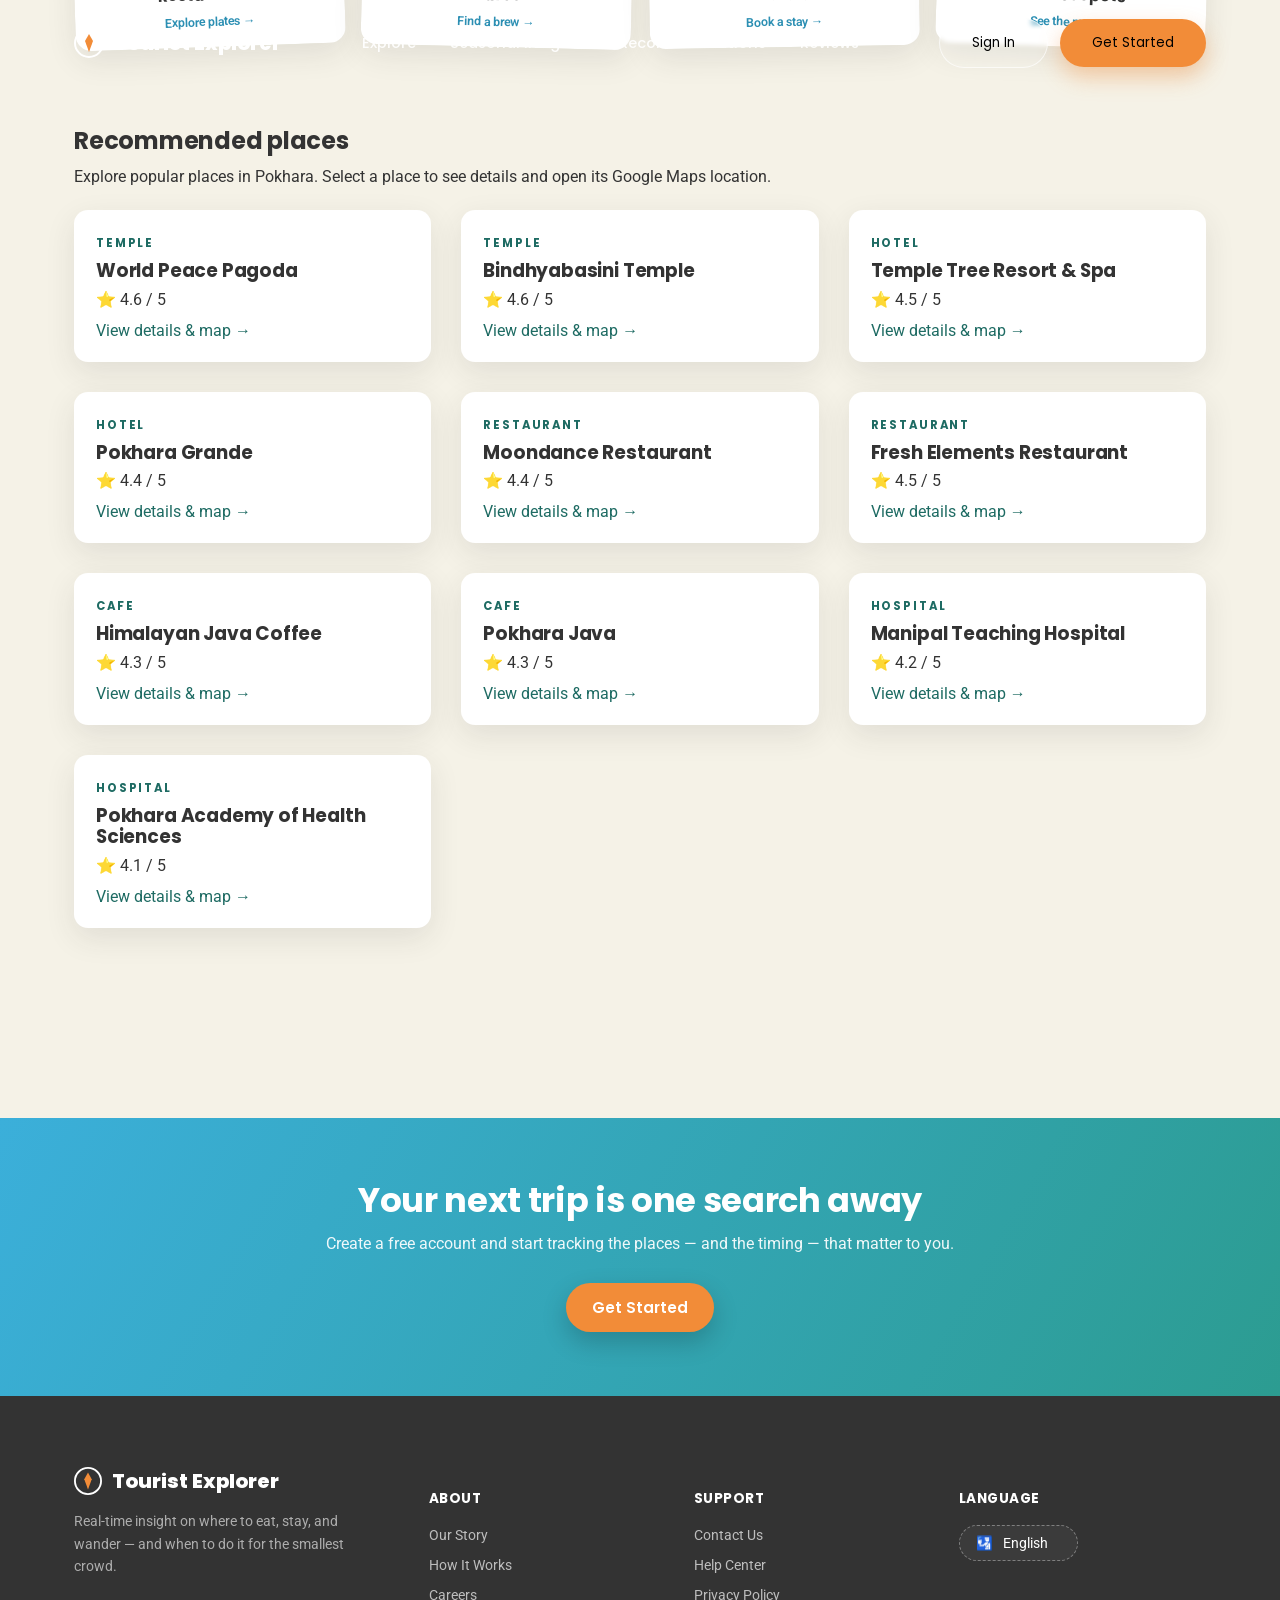
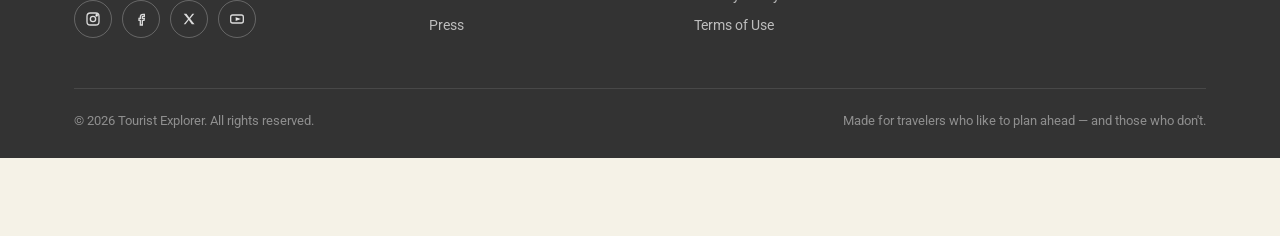
<file: SmartTourismPortal_Pokhara_Multipage (1)/portal/recommendations.html>
<!DOCTYPE html>
<html lang="en">
<head>
<meta charset="UTF-8">
<meta name="viewport" content="width=device-width, initial-scale=1.0">
<title>Pokhara Recommendations — Tourist Explorer</title>
 
<link rel="preconnect" href="https://fonts.googleapis.com">
<link rel="preconnect" href="https://fonts.gstatic.com" crossorigin>
<link href="https://fonts.googleapis.com/css2?family=Poppins:wght@500;600;700;800&family=Roboto:wght@400;500;700&family=Playfair+Display:ital,wght@0,600;1,500;1,600&display=swap" rel="stylesheet">
<style>
  :root{
    --sky:#3BAFDA;
    --sky-dark:#2C8FB3;
    --teal:#2C9C91;
    --teal-dark:#1E6B63;
    --orange:#F28C38;
    --orange-dark:#D8731F;
    --beige:#F5F2E7;
    --charcoal:#333333;
    --white:#FFFFFF;
    --ink-soft:#5A5A5A;
    --shadow-card: 0 10px 30px rgba(51,51,51,0.10);
    --shadow-lift: 0 18px 40px rgba(51,51,51,0.16);
    --radius-lg: 22px;
    --radius-md: 14px;
    --container: 1180px;
  }

  *{box-sizing:border-box;}
  html{scroll-behavior:smooth;}
  body{
    margin:0;
    font-family:'Roboto', sans-serif;
    color:var(--charcoal);
    background:var(--beige);
    -webkit-font-smoothing:antialiased;
    overflow-x:hidden;
  }
  h1,h2,h3,h4{
    font-family:'Poppins', sans-serif;
    margin:0;
    line-height:1.15;
    letter-spacing:-0.01em;
  }
  p{margin:0;}
  a{text-decoration:none;color:inherit;}
  img{display:block;max-width:100%;}
  button{font-family:inherit;cursor:pointer;border:none;background:none;}
  .wrap{max-width:var(--container);margin:0 auto;padding:0 24px;}
  .eyebrow{
    font-family:'Poppins',sans-serif;
    font-weight:700;
    font-size:0.72rem;
    letter-spacing:0.16em;
    text-transform:uppercase;
    color:var(--teal-dark);
  }

  /* ── Smart Tourism Brand Bridge ─────────────────────────── */
  /* Mirrors key tokens from dashboard/css/style.css so both
     systems share the same visual DNA without a hard dependency */
  :root {
    --st-primary:   #1565C0;   /* dashboard --primary */
    --st-accent:    #00B0FF;   /* dashboard --accent  */
    --st-emerald:   #00E676;   /* dashboard --emerald */
    --st-gold:      #FFD54F;   /* dashboard --gold    */
  }

  /* Dashboard-link accent in nav inherits brand colour */
  #nav-dashboard-link { color: var(--st-accent) !important; }
  header.scrolled #nav-dashboard-link { color: var(--st-primary) !important; }

  /* "Smart Tourism" badge chip — used in hero eyebrow strip */
  .smart-badge {
    display: inline-flex; align-items: center; gap: 6px;
    background: linear-gradient(90deg, var(--st-primary), var(--st-accent));
    color: #fff; border-radius: 999px; padding: 4px 14px;
    font-family: 'Poppins', sans-serif; font-weight: 700;
    font-size: 0.7rem; letter-spacing: 0.12em; text-transform: uppercase;
    margin-bottom: 16px; box-shadow: 0 4px 14px rgba(21,101,192,0.30);
  }
  :focus-visible{outline:3px solid var(--orange); outline-offset:2px; border-radius:4px;}

  /* ---------- Buttons ---------- */
  .btn{
    display:inline-flex;
    align-items:center;
    justify-content:center;
    gap:8px;
    padding:13px 26px;
    border-radius:999px;
    font-family:'Poppins',sans-serif;
    font-weight:600;
    font-size:0.95rem;
    transition:transform .18s ease, box-shadow .18s ease, background .18s ease, color .18s ease;
    white-space:nowrap;
  }
  .btn-primary{
    background:var(--orange);
    color:var(--white);
    box-shadow:0 10px 22px rgba(242,140,56,0.38);
  }
  .btn-primary:hover{background:var(--orange-dark); transform:translateY(-2px);}
  .btn-ghost{
    background:rgba(255,255,255,0.12);
    color:var(--white);
    border:1.5px solid rgba(255,255,255,0.65);
    backdrop-filter:blur(2px);
  }
  .btn-ghost:hover{background:rgba(255,255,255,0.92); color:var(--teal-dark);}
  .btn-outline{
    background:transparent;
    color:var(--teal-dark);
    border:1.5px solid var(--teal);
    padding:11px 22px;
  }
  .btn-outline:hover{background:var(--teal); color:var(--white); transform:translateY(-2px);}

  /* ---------- Nav ---------- */
  header{
    position:fixed; top:0; left:0; right:0; z-index:100;
    padding:18px 0;
    transition:background .25s ease, padding .25s ease, box-shadow .25s ease;
  }
  header .wrap{display:flex; align-items:center; justify-content:space-between;}
  header.scrolled{
    background:var(--white);
    box-shadow:0 4px 20px rgba(51,51,51,0.08);
    padding:11px 0;
  }
  .logo{
    display:flex; align-items:center; gap:10px;
    font-family:'Poppins',sans-serif; font-weight:800; font-size:1.25rem;
    color:var(--white);
  }
  header.scrolled .logo{color:var(--charcoal);}
  .logo svg{flex-shrink:0;}
  .nav-links{
    display:flex; align-items:center; gap:34px;
    font-family:'Poppins',sans-serif; font-weight:500; font-size:0.92rem;
  }
  .nav-links a{color:rgba(255,255,255,0.92); position:relative; padding:4px 0;}
  header.scrolled .nav-links a{color:var(--charcoal);}
  .nav-links a::after{
    content:''; position:absolute; left:0; bottom:-3px; width:0; height:2px;
    background:var(--orange); transition:width .2s ease;
  }
  .nav-links a:hover::after{width:100%;}
  .nav-actions{display:flex; align-items:center; gap:12px;}
  header.scrolled .btn-ghost{color:var(--teal-dark); border-color:var(--teal); background:transparent;}
  header.scrolled .btn-ghost:hover{background:var(--teal); color:var(--white);}
  .burger{display:none; width:30px; height:22px; position:relative; z-index:101;}
  .burger span{position:absolute; left:0; right:0; height:2.5px; background:var(--white); border-radius:2px; transition:.25s;}
  header.scrolled .burger span{background:var(--charcoal);}
  .burger span:nth-child(1){top:0;} .burger span:nth-child(2){top:9px;} .burger span:nth-child(3){top:18px;}
  .burger.open span:nth-child(1){transform:translateY(9px) rotate(45deg);}
  .burger.open span:nth-child(2){opacity:0;}
  .burger.open span:nth-child(3){transform:translateY(-9px) rotate(-45deg);}

  /* ---------- Hero ---------- */
  .hero{
    position:relative;
    min-height:100vh;
    display:flex;
    align-items:center;
    padding-top:120px;
    padding-bottom:140px;
    overflow:hidden;
  }
  .hero-bg{
    position:absolute; inset:0; z-index:0;
    background-image:
      linear-gradient(115deg, rgba(30,107,99,0.88) 0%, rgba(30,107,99,0.55) 32%, rgba(51,51,51,0.25) 60%, rgba(51,51,51,0.15) 100%),
      url('https://images.unsplash.com/photo-1506905925346-21bda4d32df4?auto=format&fit=crop&w=2000&q=80');
    background-size:cover;
    background-position:center;
  }
  .hero-bg::after{
    content:'';
    position:absolute; inset:0;
    background:linear-gradient(to top, var(--beige) 0%, transparent 14%);
  }
  .hero-content{position:relative; z-index:2; max-width:680px;}
  .hero-eyebrow{
    display:inline-flex; align-items:center; gap:8px;
    font-family:'Poppins',sans-serif; font-weight:600; font-size:0.78rem;
    letter-spacing:0.12em; text-transform:uppercase;
    color:var(--white); background:rgba(255,255,255,0.16);
    border:1px solid rgba(255,255,255,0.4);
    padding:7px 16px; border-radius:999px; margin-bottom:22px;
  }
  .hero h1{
    color:var(--white);
    font-size:clamp(2.1rem, 5.2vw, 3.6rem);
    font-weight:800;
    margin-bottom:20px;
    text-shadow:0 4px 24px rgba(0,0,0,0.25);
  }
  .hero p.sub{
    color:rgba(255,255,255,0.92);
    font-size:clamp(1rem, 1.5vw, 1.18rem);
    max-width:540px;
    margin-bottom:34px;
    line-height:1.6;
  }
  .hero-ctas{display:flex; gap:16px; flex-wrap:wrap;}

  /* ---------- Luggage tag highlights ---------- */
  .tags-strip{
    position:relative; z-index:5;
    margin-top:-78px;
  }
  .tags-row{
    display:grid;
    grid-template-columns:repeat(4, 1fr);
    gap:18px;
  }
  .tag{
    background:var(--white);
    border-radius:16px;
    padding:20px 18px 18px;
    box-shadow:var(--shadow-card);
    position:relative;
    display:flex; flex-direction:column; align-items:center; text-align:center;
    gap:8px;
    transition:transform .22s ease, box-shadow .22s ease;
    border-top:3px dashed rgba(51,51,51,0.12);
  }
  .tag:nth-child(1){transform:rotate(-2deg);}
  .tag:nth-child(2){transform:rotate(1.4deg);}
  .tag:nth-child(3){transform:rotate(-1deg);}
  .tag:nth-child(4){transform:rotate(2deg);}
  .tag:hover{transform:translateY(-6px) rotate(0deg); box-shadow:var(--shadow-lift);}
  .tag::before{
    content:''; position:absolute; top:-7px; left:50%; transform:translateX(-50%);
    width:14px; height:14px; border-radius:50%;
    background:var(--beige); border:2px solid rgba(51,51,51,0.15);
  }
  .tag-icon{font-size:1.9rem; line-height:1;}
  .tag-label{font-family:'Poppins',sans-serif; font-weight:700; font-size:0.95rem;}
  .tag-link{font-size:0.78rem; color:var(--sky-dark); font-weight:600;}

  /* ---------- Section shells ---------- */
  section{padding:100px 0 0;}
  .section-head{max-width:620px; margin-bottom:48px;}
  .section-head h2{font-size:clamp(1.7rem, 3vw, 2.3rem); margin:10px 0 14px;}
  .section-head p{color:var(--ink-soft); font-size:1.02rem; line-height:1.65;}
  .center{text-align:center; margin-left:auto; margin-right:auto;}

  /* ---------- Boarding pass / seasonal insights ---------- */
  .boarding-pass{
    background:var(--white);
    border-radius:24px;
    box-shadow:var(--shadow-lift);
    display:grid;
    grid-template-columns:300px 1fr;
    position:relative;
    overflow:hidden;
  }
  .bp-stub{
    background:var(--teal-dark);
    color:var(--white);
    padding:42px 34px;
    position:relative;
    display:flex; flex-direction:column; justify-content:space-between;
  }
  .bp-stub::after{
    content:'';
    position:absolute; top:0; bottom:0; right:-1px; width:0;
    border-right:2px dashed rgba(255,255,255,0.35);
  }
  .bp-perf{
    position:absolute; right:-13px; top:0; bottom:0; width:26px;
    background-image:radial-gradient(circle, var(--beige) 7px, transparent 7.5px);
    background-size:26px 30px;
    background-position:center;
  }
  .bp-quote{
    font-family:'Playfair Display', serif; font-style:italic; font-weight:600;
    font-size:1.4rem; color:var(--white); line-height:1.35;
  }
  .bp-plane-row{display:flex; align-items:center; gap:10px; margin-top:30px;}
  .bp-dots{flex:1; height:1px; background:repeating-linear-gradient(to right, rgba(255,255,255,0.55) 0 6px, transparent 6px 12px);}
  .bp-route{font-family:'Poppins',sans-serif; font-size:0.72rem; letter-spacing:0.1em; color:rgba(255,255,255,0.75); margin-top:18px;}
  .bp-main{padding:42px 40px 42px 50px;}
  .bp-main .eyebrow{margin-bottom:8px; display:block;}
  .bp-main h3{font-size:1.5rem; margin-bottom:6px;}
  .bp-main > p{color:var(--ink-soft); font-size:0.95rem; margin-bottom:26px; max-width:480px;}

  .heatmap{display:grid; grid-template-columns:110px 1fr; gap:10px 0; align-items:center;}
  .heatmap-head{display:contents;}
  .heatmap-head .hm-corner{font-size:0.72rem; color:var(--ink-soft);}
  .heatmap-head .hm-cols{display:grid; grid-template-columns:repeat(4,1fr); gap:8px;}
  .heatmap-head .hm-cols span{
    font-family:'Poppins',sans-serif; font-weight:700; font-size:0.74rem;
    text-align:center; color:var(--charcoal); text-transform:uppercase; letter-spacing:0.03em;
  }
  .hm-row-label{font-family:'Poppins',sans-serif; font-weight:600; font-size:0.82rem; color:var(--charcoal);}
  .hm-row-cells{display:grid; grid-template-columns:repeat(4,1fr); gap:8px;}
  .hm-cell{
    height:34px; border-radius:8px;
    display:flex; align-items:center; justify-content:center;
    font-size:0.68rem; font-weight:700; color:var(--white);
    font-family:'Poppins',sans-serif;
  }
  .lvl-1{background:#BFE3F2; color:var(--teal-dark);}
  .lvl-2{background:var(--sky);}
  .lvl-3{background:var(--teal);}
  .lvl-4{background:var(--orange);}
  .legend{display:flex; gap:18px; margin-top:22px; flex-wrap:wrap;}
  .legend-item{display:flex; align-items:center; gap:7px; font-size:0.78rem; color:var(--ink-soft);}
  .legend-swatch{width:13px; height:13px; border-radius:4px; display:inline-block;}

  /* ---------- Featured recommendations ---------- */
  .cards-row{
    display:grid; grid-template-columns:repeat(3, 1fr); gap:30px;
  }
  .rec-card{
    background:var(--white);
    border-radius:var(--radius-lg);
    box-shadow:var(--shadow-card);
    overflow:hidden;
    transition:transform .25s ease, box-shadow .25s ease;
  }
  .rec-card:hover{transform:translateY(-8px); box-shadow:var(--shadow-lift);}
  .rec-img-wrap{position:relative; padding:14px 14px 0;}
  .rec-img-wrap img{
    width:100%; height:190px; object-fit:cover; border-radius:12px 12px 4px 4px;
  }
  .rec-card:nth-child(1) .rec-img-wrap img{transform:rotate(-1.2deg);}
  .rec-card:nth-child(2) .rec-img-wrap img{transform:rotate(0.8deg);}
  .rec-card:nth-child(3) .rec-img-wrap img{transform:rotate(-0.6deg);}
  .rec-category{
    position:absolute; top:26px; left:26px;
    background:rgba(51,51,51,0.55); backdrop-filter:blur(3px);
    color:var(--white); font-family:'Poppins',sans-serif; font-weight:600; font-size:0.7rem;
    padding:5px 13px; border-radius:999px; letter-spacing:0.04em; text-transform:uppercase;
  }
  .rec-body{padding:22px 24px 26px;}
  .rec-top{display:flex; align-items:flex-start; justify-content:space-between; gap:10px; margin-bottom:6px;}
  .rec-body h4{font-size:1.12rem;}
  .stars{display:flex; align-items:center; gap:4px; font-size:0.82rem; color:var(--orange-dark); font-weight:700; white-space:nowrap; font-family:'Poppins',sans-serif;}
  .rec-loc{font-size:0.82rem; color:var(--ink-soft); margin-bottom:12px; display:flex; align-items:center; gap:5px;}
  .rec-desc{font-size:0.9rem; color:var(--ink-soft); line-height:1.55; margin-bottom:20px;}

  /* ---------- Testimonials / postcards ---------- */
  .postcard-section{background:var(--teal-dark); padding-bottom:100px; margin-top:110px; color:var(--white); position:relative;}
  .postcard-section .section-head p{color:rgba(255,255,255,0.78);}
  .postcard-section .eyebrow{color:#9FE3DA;}
  .carousel{position:relative; max-width:760px; margin:0 auto;}
  .postcard-track{overflow:hidden; border-radius:18px;}
  .postcard-slides{display:flex; transition:transform .5s cubic-bezier(.65,0,.35,1);}
  .postcard{
    flex:0 0 100%;
    background:#FCFAF3;
    color:var(--charcoal);
    border-radius:18px;
    padding:40px 44px;
    display:flex; gap:30px; align-items:flex-start;
    position:relative;
    box-shadow:0 20px 50px rgba(0,0,0,0.25);
  }
  .postcard::before{
    content:''; position:absolute; left:30px; top:0; bottom:0; width:1px;
    background:repeating-linear-gradient(to bottom, rgba(51,51,51,0.25) 0 5px, transparent 5px 11px);
  }
  .pc-stamp{
    flex-shrink:0; width:64px; height:64px; border-radius:50%;
    background:var(--orange); color:var(--white);
    display:flex; align-items:center; justify-content:center;
    font-size:1.6rem; border:3px dashed rgba(255,255,255,0.7);
    transform:rotate(8deg); margin-top:4px;
  }
  .pc-body{padding-left:14px;}
  .pc-quote{font-family:'Playfair Display', serif; font-style:italic; font-weight:500; font-size:1.18rem; line-height:1.5; margin-bottom:16px;}
  .pc-name{font-family:'Poppins',sans-serif; font-weight:700; font-size:0.92rem;}
  .pc-stars{color:var(--orange-dark); font-size:0.85rem; margin-top:4px; font-weight:700; font-family:'Poppins',sans-serif;}
  .carousel-controls{display:flex; align-items:center; justify-content:center; gap:18px; margin-top:30px;}
  .car-btn{
    width:42px; height:42px; border-radius:50%; background:rgba(255,255,255,0.12);
    border:1.5px solid rgba(255,255,255,0.45); color:var(--white);
    display:flex; align-items:center; justify-content:center; transition:.2s;
  }
  .car-btn:hover{background:var(--orange); border-color:var(--orange);}
  .dots{display:flex; gap:9px;}
  .dot{width:9px; height:9px; border-radius:50%; background:rgba(255,255,255,0.35); transition:.2s;}
  .dot.active{background:var(--orange); width:26px; border-radius:5px;}

  /* ---------- CTA strip ---------- */
  .cta-strip{
    margin:110px 0 0; padding:64px 0;
    background:linear-gradient(120deg, var(--sky) 0%, var(--teal) 100%);
    text-align:center; color:var(--white);
  }
  .cta-strip h2{font-size:clamp(1.5rem,3vw,2.1rem); margin-bottom:14px;}
  .cta-strip p{margin-bottom:30px; color:rgba(255,255,255,0.92); font-size:1.02rem;}
  .cta-strip .btn-primary{box-shadow:0 10px 26px rgba(0,0,0,0.2);}

  /* ---------- Footer ---------- */
  footer{background:var(--charcoal); color:rgba(255,255,255,0.82); padding-top:70px;}
  .footer-grid{
    display:grid; grid-template-columns:1.4fr 1fr 1fr 1.1fr; gap:40px;
    padding-bottom:50px; border-bottom:1px solid rgba(255,255,255,0.1);
  }
  .footer-brand .logo{color:var(--white); margin-bottom:14px;}
  .footer-brand p{font-size:0.88rem; color:rgba(255,255,255,0.6); line-height:1.6; max-width:280px; margin-bottom:22px;}
  .social-row{display:flex; gap:10px;}
  .social-icon{
    width:38px; height:38px; border-radius:50%; border:1.5px solid rgba(255,255,255,0.25);
    display:flex; align-items:center; justify-content:center; transition:.2s;
  }
  .social-icon:hover{background:var(--orange); border-color:var(--orange); transform:translateY(-3px);}
  .footer-col h5{font-family:'Poppins',sans-serif; font-weight:700; font-size:0.85rem; letter-spacing:0.04em; text-transform:uppercase; color:var(--white); margin-bottom:16px;}
  .footer-col ul{list-style:none; padding:0; margin:0; display:flex; flex-direction:column; gap:11px;}
  .footer-col a{font-size:0.9rem; color:rgba(255,255,255,0.68); transition:.18s;}
  .footer-col a:hover{color:var(--orange);}
  .lang-select{
    position:relative; display:inline-flex; align-items:center; gap:10px;
    border:1.5px dashed rgba(255,255,255,0.35); border-radius:999px;
    padding:9px 16px; font-size:0.85rem; cursor:pointer; color:var(--white);
    background:rgba(255,255,255,0.04);
  }
  .lang-select select{
    background:transparent; color:var(--white); border:none; font-family:'Roboto',sans-serif;
    font-size:0.85rem; appearance:none; cursor:pointer; padding-right:4px;
  }
  .lang-select select option{color:var(--charcoal);}
  .footer-bottom{
    display:flex; align-items:center; justify-content:space-between; flex-wrap:wrap; gap:14px;
    padding:24px 0 30px; font-size:0.8rem; color:rgba(255,255,255,0.45);
  }

  /* ---------- Responsive ---------- */
  @media (max-width:980px){
    .tags-row{grid-template-columns:repeat(2,1fr);}
    .cards-row{grid-template-columns:1fr 1fr;}
    .boarding-pass{grid-template-columns:1fr;}
    .bp-stub::after,.bp-perf{display:none;}
    .footer-grid{grid-template-columns:1fr 1fr;}
  }
  @media (max-width:760px){
    .nav-links{
      position:fixed; top:0; right:0; height:100vh; width:78%; max-width:320px;
      background:var(--white); flex-direction:column; align-items:flex-start;
      padding:100px 30px 30px; gap:26px; transform:translateX(100%);
      transition:transform .3s ease; box-shadow:-10px 0 30px rgba(0,0,0,0.15);
    }
    .nav-links.open{transform:translateX(0);}
    .nav-links a{color:var(--charcoal) !important; font-size:1.05rem;}
    .nav-actions .btn-ghost{display:none;}
    .burger{display:block;}
    .hero{padding-top:110px; padding-bottom:170px; min-height:auto;}
    .hero-ctas .btn{flex:1; min-width:140px;}
    .tags-row{grid-template-columns:1fr 1fr; gap:14px;}
    .tag{padding:16px 12px;}
    section{padding-top:74px;}
    .cards-row{grid-template-columns:1fr;}
    .postcard{flex-direction:column; padding:30px 26px;}
    .postcard::before{display:none;}
    .pc-stamp{margin-bottom:6px;}
    footer{padding-top:50px;}
    .footer-grid{grid-template-columns:1fr; gap:34px;}
  }
  @media (prefers-reduced-motion: reduce){
    *{transition:none !important; scroll-behavior:auto !important;}
  }
 .hero,#insights,#reviews{display:none!important;} </style>
</head>
<body>

<header id="siteHeader">
  <div class="wrap">
    <a href="#" class="logo">
      <svg width="30" height="30" viewBox="0 0 30 30" fill="none">
        <circle cx="15" cy="15" r="14" stroke="currentColor" stroke-width="2"/>
        <path d="M15 6L19 13L15 24L11 13L15 6Z" fill="#F28C38"/>
      </svg>
      Tourist Explorer
    </a>
    <nav class="nav-links" id="navLinks">
      <a href="#highlights">Explore</a>
      <a href="#insights">Seasonal Insights</a>
      <a href="recommendations.html">Recommendations</a>
      <a href="reviews.html">Reviews</a>
    </nav>
    <div class="nav-actions">
      <a href="#" class="btn btn-ghost">
        <button onclick="location.href='signin.html'">Sign In</button> 
      </a>
      <a href="#" class="btn btn-primary">
         <button onclick="location.href='register.html'">Get Started</button> 
    </a>

     
      <button class="burger" id="burgerBtn" aria-label="Toggle navigation menu">
        <span></span>
        <span></span>
        <span></span>
      </button>
    </div>
  </div>
</header>

<section class="hero">
  <div class="hero-bg"></div>
  <div class="wrap hero-content">
    <div class="smart-badge">🗺 Pokhara Smart Tourism</div>
    <span class="hero-eyebrow">✈ Plan • Discover • Belong</span>
    <h1>Discover the Best Places to Stay, Eat &amp; Explore</h1>
    <p class="sub">Real-time insights on restaurants, cafés, hotels, and seasonal crowd levels.</p>
    <div class="hero-ctas">
      <a href="#" class="btn btn-primary">Get Started</a>
      <a href="#" class="btn btn-ghost">Sign In</a>
    </div>
  </div>
</section>

<div class="wrap tags-strip" id="highlights">
  <div class="tags-row">
    <a href="#" class="tag">
      <span class="tag-icon">🍴</span>
      <span class="tag-label">Restaurants</span>
      <span class="tag-link">Explore plates →</span>
    </a>
    <a href="#" class="tag">
      <span class="tag-icon">☕</span>
      <span class="tag-label">Cafés</span>
      <span class="tag-link">Find a brew →</span>
    </a>
    <a href="#" class="tag">
      <span class="tag-icon">🏨</span>
      <span class="tag-label">Hotels</span>
      <span class="tag-link">Book a stay →</span>
    </a>
    <a href="#" class="tag">
      <span class="tag-icon">🗺️</span>
      <span class="tag-label">Tourist Spots</span>
      <span class="tag-link">See the map →</span>
    </a>
  </div>
</div>

<section id="insights">
  <div class="wrap">
    <div class="section-head center">
      <span class="eyebrow">Seasonal Insights</span>
      <h2>Know the crowd before you go</h2>
      <p>A quick read on how busy each kind of destination gets, season by season — so you can pick quiet weeks or embrace the buzz on purpose.</p>
    </div>

    <div class="boarding-pass">
      <div class="bp-stub">
        <div class="bp-perf"></div>
        <div>
          <p class="bp-quote">"Plan smarter, travel better."</p>
          <div class="bp-plane-row">
            <span>🧳</span>
            <span class="bp-dots"></span>
            <span>📍</span>
          </div>
        </div>
        <p class="bp-route">BOARDING PASS · ISSUED TO: EVERY EXPLORER</p>
      </div>

      <div class="bp-main">
        <span class="eyebrow">Crowd Forecast</span>
        <h3>Where it gets busy, and when</h3>
        <p>Sky blue means breathing room, orange means peak season. Use it to time your trip around the calm — or the celebration.</p>

        <div class="heatmap">
          <div class="heatmap-head">
            <span class="hm-corner">Destination</span>
            <div class="hm-cols"><span>Spring</span><span>Summer</span><span>Autumn</span><span>Winter</span></div>
          </div>

          <span class="hm-row-label">Mountains</span>
          <div class="hm-row-cells">
            <div class="hm-cell lvl-2">Low</div>
            <div class="hm-cell lvl-3">Med</div>
            <div class="hm-cell lvl-4">High</div>
            <div class="hm-cell lvl-1">Low</div>
          </div>

          <span class="hm-row-label">Coastal Towns</span>
          <div class="hm-row-cells">
            <div class="hm-cell lvl-2">Low</div>
            <div class="hm-cell lvl-4">Peak</div>
            <div class="hm-cell lvl-3">Med</div>
            <div class="hm-cell lvl-1">Low</div>
          </div>

          <span class="hm-row-label">City Centers</span>
          <div class="hm-row-cells">
            <div class="hm-cell lvl-3">Med</div>
            <div class="hm-cell lvl-3">Med</div>
            <div class="hm-cell lvl-2">Low</div>
            <div class="hm-cell lvl-2">Low</div>
          </div>

          <span class="hm-row-label">Heritage Sites</span>
          <div class="hm-row-cells">
            <div class="hm-cell lvl-4">High</div>
            <div class="hm-cell lvl-2">Low</div>
            <div class="hm-cell lvl-4">Peak</div>
            <div class="hm-cell lvl-1">Low</div>
          </div>
        </div>

        <div class="legend">
          <div class="legend-item"><span class="legend-swatch lvl-1"></span>Quiet</div>
          <div class="legend-item"><span class="legend-swatch lvl-2"></span>Low</div>
          <div class="legend-item"><span class="legend-swatch lvl-3"></span>Moderate</div>
          <div class="legend-item"><span class="legend-swatch lvl-4"></span>Peak</div>
        </div>
      </div>
    </div>
  </div>
</section>


<section id="recommendations" class="wrap" style="padding:80px 24px">
<h2>Recommended places</h2><p style="margin:12px 0 24px">Explore popular places in Pokhara. Select a place to see details and open its Google Maps location.</p>
<div id="placeCards" class="cards-row"></div></section>
<section id="reviews" class="wrap" style="padding:30px 24px 80px;text-align:center"><h2>Enjoying Tourist Explorer?</h2><p style="margin:12px">Your feedback helps us improve.</p><button class="btn btn-primary" id="openRating">Rate our website</button></section>
<div id="placeModal" class="te-modal" aria-hidden="true"><div class="te-modal-box"><button class="close-modal">×</button><div id="placeContent"></div></div></div>
<div id="ratingModal" class="te-modal" aria-hidden="true"><div class="te-modal-box"><button class="close-modal">×</button><h2>Rate Tourist Explorer</h2><p>How would you rate your experience?</p><div class="stars" id="stars" aria-label="Choose a rating"></div><textarea id="ratingComment" placeholder="Optional comment"></textarea><button class="btn btn-primary" id="submitRating">Submit rating</button><p id="ratingMessage"></p></div></div>
<style>.te-modal{display:none;position:fixed;inset:0;background:#0008;z-index:999;align-items:center;justify-content:center;padding:20px}.te-modal.show{display:flex}.te-modal-box{position:relative;background:#fff;border-radius:18px;padding:28px;max-width:520px;width:100%;box-shadow:var(--shadow-lift)}.close-modal{position:absolute;right:16px;top:10px;font-size:30px}.place-card{cursor:pointer}.place-card:hover{transform:translateY(-5px)}.stars{font-size:38px;color:#F28C38;margin:18px 0}.stars span{cursor:pointer}textarea{width:100%;min-height:90px;padding:12px;border:1px solid #ddd;border-radius:10px;margin-bottom:15px}</style>
<script>
const places=[
{name:'World Peace Pagoda',type:'Temple',rating:4.6,info:'A hilltop Buddhist stupa with wide views of Phewa Lake and the Pokhara Valley.',map:'https://www.google.com/maps/search/?api=1&query=World+Peace+Pagoda+Pokhara'},
{name:'Bindhyabasini Temple',type:'Temple',rating:4.6,info:'A well-known Hindu temple in Pokhara dedicated to Goddess Bhagwati.',map:'https://www.google.com/maps/search/?api=1&query=Bindhyabasini+Temple+Pokhara'},
{name:'Temple Tree Resort & Spa',type:'Hotel',rating:4.5,info:'A popular Lakeside hotel with a garden setting and easy access to Phewa Lake.',map:'https://www.google.com/maps/search/?api=1&query=Temple+Tree+Resort+and+Spa+Pokhara'},
{name:'Pokhara Grande',type:'Hotel',rating:4.4,info:'A full-service hotel in Pokhara with mountain-view surroundings.',map:'https://www.google.com/maps/search/?api=1&query=Pokhara+Grande'},
{name:'Moondance Restaurant',type:'Restaurant',rating:4.4,info:'A popular Lakeside restaurant serving Nepali and international dishes.',map:'https://www.google.com/maps/search/?api=1&query=Moondance+Restaurant+Pokhara'},
{name:'Fresh Elements Restaurant',type:'Restaurant',rating:4.5,info:'A well-known Pokhara restaurant with varied local and international options.',map:'https://www.google.com/maps/search/?api=1&query=Fresh+Elements+Restaurant+Pokhara'},
{name:'Himalayan Java Coffee',type:'Cafe',rating:4.3,info:'A familiar coffee stop in Pokhara for local coffee and relaxed seating.',map:'https://www.google.com/maps/search/?api=1&query=Himalayan+Java+Coffee+Pokhara'},
{name:'Pokhara Java',type:'Cafe',rating:4.3,info:'A Lakeside café popular for coffee, bakery items, and casual meetups.',map:'https://www.google.com/maps/search/?api=1&query=Pokhara+Java+Pokhara'},
{name:'Manipal Teaching Hospital',type:'Hospital',rating:4.2,info:'A major teaching hospital serving Pokhara and the surrounding region.',map:'https://www.google.com/maps/search/?api=1&query=Manipal+Teaching+Hospital+Pokhara'},
{name:'Pokhara Academy of Health Sciences',type:'Hospital',rating:4.1,info:'A public health-sciences institution and hospital in Pokhara.',map:'https://www.google.com/maps/search/?api=1&query=Pokhara+Academy+of+Health+Sciences'}]
const cards=document.getElementById('placeCards');cards.innerHTML=places.map((p,i)=>`<article class="place-card" data-i="${i}" style="background:white;padding:22px;border-radius:14px;box-shadow:var(--shadow-card)"><span class="eyebrow">${p.type}</span><h3 style="margin:8px 0">${p.name}</h3><p>⭐ ${p.rating} / 5</p><p style="margin-top:12px;color:var(--teal-dark)">View details & map →</p></article>`).join('');
function show(id){document.getElementById(id).classList.add('show')}function hideAll(){document.querySelectorAll('.te-modal').forEach(x=>x.classList.remove('show'))}
cards.onclick=e=>{let c=e.target.closest('.place-card');if(!c)return;let p=places[c.dataset.i];document.getElementById('placeContent').innerHTML=`<span class="eyebrow">${p.type}</span><h2>${p.name}</h2><p style="margin:14px 0">⭐ ${p.rating} / 5</p><p>${p.info}</p><a class="btn btn-primary" style="margin-top:20px" target="_blank" href="${p.map}">Open in Google Maps</a>`;show('placeModal')};
document.querySelectorAll('.close-modal').forEach(b=>b.onclick=hideAll);document.getElementById('openRating').onclick=()=>show('ratingModal');
let selected=0;document.getElementById('stars').innerHTML=[1,2,3,4,5].map(n=>`<span data-n="${n}">☆</span>`).join('');document.getElementById('stars').onclick=e=>{if(!e.target.dataset.n)return;selected=+e.target.dataset.n;document.querySelectorAll('#stars span').forEach(x=>x.textContent=+x.dataset.n<=selected?'★':'☆')};
document.getElementById('submitRating').onclick=async()=>{if(!selected)return document.getElementById('ratingMessage').textContent='Please select 1–5 stars.';try{let r=await fetch('http://localhost:5000/api/reviews',{method:'POST',headers:{'Content-Type':'application/json'},body:JSON.stringify({rating:selected,comment:document.getElementById('ratingComment').value})});document.getElementById('ratingMessage').textContent=r.ok?'Thank you for your rating!':'Could not save rating.'}catch(e){document.getElementById('ratingMessage').textContent='Start the backend server to save ratings.'}};
</script>

<div class="cta-strip">
  <div class="wrap">
    <h2>Your next trip is one search away</h2>
    <p>Create a free account and start tracking the places — and the timing — that matter to you.</p>
    <a href="register.html" id="cta-get-started" class="btn btn-primary">Get Started</a>
  </div>
</div>

<footer>
  <div class="wrap">
    <div class="footer-grid">
      <div class="footer-brand">
        <a href="#" class="logo">
          <svg width="28" height="28" viewBox="0 0 30 30" fill="none">
            <circle cx="15" cy="15" r="14" stroke="currentColor" stroke-width="2"/>
            <path d="M15 6L19 13L15 24L11 13L15 6Z" fill="#F28C38"/>
          </svg>
          Tourist Explorer
        </a>
        <p>Real-time insight on where to eat, stay, and wander — and when to do it for the smallest crowd.</p>
        <div class="social-row">
          <a href="#" class="social-icon" aria-label="Instagram"><svg width="16" height="16" viewBox="0 0 24 24" fill="none" stroke="currentColor" stroke-width="2"><rect x="3" y="3" width="18" height="18" rx="5"/><circle cx="12" cy="12" r="4"/><circle cx="17.5" cy="6.5" r="1" fill="currentColor"/></svg></a>
          <a href="#" class="social-icon" aria-label="Facebook"><svg width="16" height="16" viewBox="0 0 24 24" fill="none" stroke="currentColor" stroke-width="2"><path d="M15 8h2V5h-2a4 4 0 0 0-4 4v2H9v3h2v7h3v-7h2.5l.5-3H14V9a1 1 0 0 1 1-1Z"/></svg></a>
          <a href="#" class="social-icon" aria-label="X / Twitter"><svg width="14" height="14" viewBox="0 0 24 24" fill="currentColor"><path d="M3 3h4.6l5 6.7L17.7 3H21l-7 8.4L21.5 21h-4.6l-5.3-7.1L6 21H3l7.4-8.9Z"/></svg></a>
          <a href="#" class="social-icon" aria-label="YouTube"><svg width="16" height="16" viewBox="0 0 24 24" fill="none" stroke="currentColor" stroke-width="2"><rect x="2.5" y="6" width="19" height="12" rx="3"/><path d="M11 10.5l4 1.5-4 1.5Z" fill="currentColor"/></svg></a>
        </div>
      </div>

      <div class="footer-col">
        <h5>About</h5>
        <ul>
          <li><a href="#">Our Story</a></li>
          <li><a href="#">How It Works</a></li>
          <li><a href="#">Careers</a></li>
          <li><a href="#">Press</a></li>
        </ul>
      </div>

      <div class="footer-col">
        <h5>Support</h5>
        <ul>
          <li><a href="#">Contact Us</a></li>
          <li><a href="#">Help Center</a></li>
          <li><a href="#">Privacy Policy</a></li>
          <li><a href="#">Terms of Use</a></li>
        </ul>
      </div>

      <div class="footer-col">
        <h5>Language</h5>
        <div class="lang-select">
          <span>🛂</span>
          <select aria-label="Select language">
            <option>English</option>
            <option>नेपाली</option>
            <option>हिन्दी</option>
            <option>Français</option>
          </select>
        </div>
      </div>
    </div>

    <div class="footer-bottom">
      <span>© 2026 Tourist Explorer. All rights reserved.</span>
      <span>Made for travelers who like to plan ahead — and those who don't.</span>
    </div>
  </div>
</footer>


<script>
  // ── Session-Aware Navigation ──────────────────────────────
  (function() {
    const token = sessionStorage.getItem('te_session_token');
    const userName = sessionStorage.getItem('te_user_name');
    const navActions = document.getElementById('navActions');
    const burger = navActions.querySelector('.burger');
    const dashLink = document.getElementById('nav-dashboard-link');
    const heroDashBtn = document.getElementById('hero-dashboard-btn');

    function goToDashboard(e) {
      e.preventDefault();
      window.location.href = '../dashboard/index.html';
    }

    if (token) {
      // Authenticated state
      if (dashLink) { dashLink.style.display = ''; dashLink.addEventListener('click', goToDashboard); }
      if (heroDashBtn) { heroDashBtn.textContent = '📊 Open Dashboard'; heroDashBtn.href = '../dashboard/index.html'; }
      const ctaBtn = document.getElementById('cta-get-started');
      if (ctaBtn) { ctaBtn.textContent = 'Go to Dashboard'; ctaBtn.href = '../dashboard/index.html'; }

      // Insert user pill + logout before burger
      const pill = document.createElement('div');
      pill.style.cssText = 'display:flex;align-items:center;gap:10px;';
      pill.innerHTML = \`
        <span style="font-family:'Poppins',sans-serif;font-weight:600;font-size:0.85rem;color:var(--white);opacity:0.9;">👤 \${userName || 'Explorer'}</span>
        <button id="nav-logout" class="btn btn-ghost" style="padding:9px 18px;font-size:0.82rem;">Sign Out</button>
      \`;
      navActions.insertBefore(pill, burger);
      document.getElementById('nav-logout').addEventListener('click', function() {
        sessionStorage.removeItem('te_session_token');
        sessionStorage.removeItem('te_user_name');
        window.location.reload();
      });
    } else {
      // Guest state
      const guestBtns = document.createElement('div');
      guestBtns.style.cssText = 'display:flex;align-items:center;gap:10px;';
      guestBtns.innerHTML = \`
        <a href="signin.html" class="btn btn-ghost" style="padding:9px 18px;font-size:0.85rem;">Sign In</a>
        <a href="register.html" class="btn btn-primary" style="padding:9px 18px;font-size:0.85rem;">Get Started</a>
      \`;
      navActions.insertBefore(guestBtns, burger);
    }

    // Scroll state
    const hdr = document.getElementById('siteHeader');
    if (hdr) window.addEventListener('scroll', () => hdr.classList.toggle('scrolled', window.scrollY > 40));

    // Mobile burger
    const burgerBtn = document.getElementById('burgerBtn');
    const navLinksEl = document.getElementById('navLinks');
    if (burgerBtn && navLinksEl) {
      burgerBtn.addEventListener('click', () => {
        burgerBtn.classList.toggle('open');
        navLinksEl.classList.toggle('open');
      });
      navLinksEl.querySelectorAll('a').forEach(a => a.addEventListener('click', () => {
        burgerBtn.classList.remove('open');
        navLinksEl.classList.remove('open');
      }));
    }
  })();
</script>


</body>
</file>
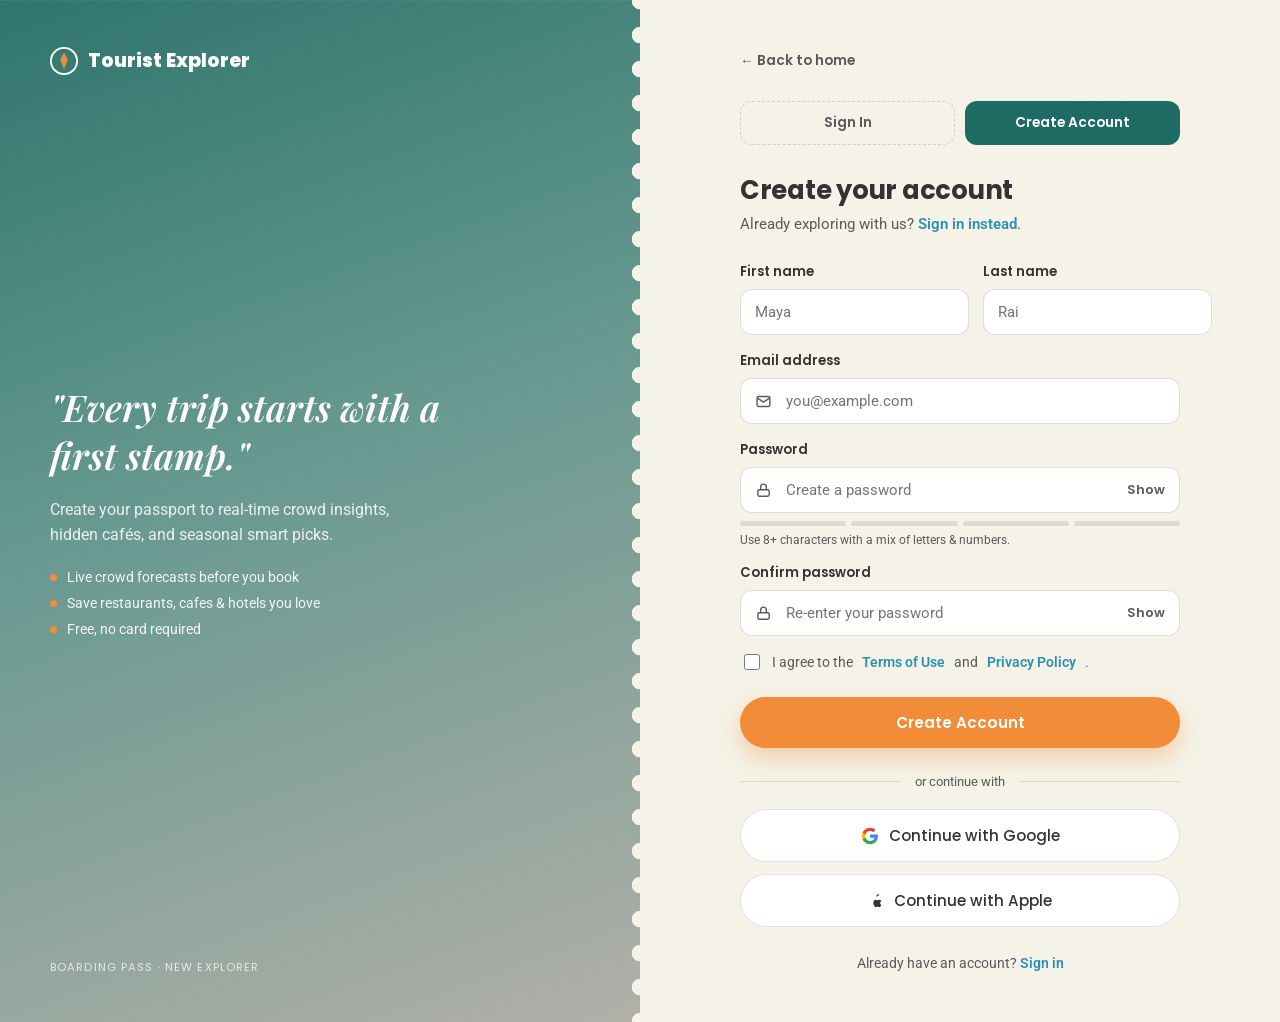
<file: SmartTourismPortal_Pokhara_Multipage (1)/portal/register.html>
<!DOCTYPE html>
<html lang="en">
<head>
<meta charset="UTF-8">
<meta name="viewport" content="width=device-width, initial-scale=1.0">
<title>Create Account — Tourist Explorer</title>
<link rel="preconnect" href="https://fonts.googleapis.com">
<link rel="preconnect" href="https://fonts.gstatic.com" crossorigin>
<link href="https://fonts.googleapis.com/css2?family=Poppins:wght@500;600;700;800&family=Roboto:wght@400;500;700&family=Playfair+Display:ital,wght@0,600;1,500;1,600&display=swap" rel="stylesheet">
<style>
  :root{
    --sky:#3BAFDA; --sky-dark:#2C8FB3;
    --teal:#2C9C91; --teal-dark:#1E6B63;
    --orange:#F28C38; --orange-dark:#D8731F;
    --beige:#F5F2E7; --charcoal:#333333; --white:#FFFFFF;
    --ink-soft:#5A5A5A;
    --shadow-card: 0 10px 30px rgba(51,51,51,0.10);
    --shadow-lift: 0 22px 50px rgba(51,51,51,0.18);
  }
  *{box-sizing:border-box;}
  html,body{height:100%;}
  body{
    margin:0; font-family:'Roboto',sans-serif; color:var(--charcoal);
    background:var(--beige); -webkit-font-smoothing:antialiased;
  }
  h1,h2,h3{font-family:'Poppins',sans-serif; margin:0; line-height:1.18; letter-spacing:-0.01em;}
  p{margin:0;}
  a{text-decoration:none; color:inherit;}
  button{font-family:inherit; cursor:pointer; border:none; background:none;}
  :focus-visible{outline:3px solid var(--orange); outline-offset:2px; border-radius:4px;}

  .eyebrow{
    font-family:'Poppins',sans-serif; font-weight:700; font-size:0.72rem;
    letter-spacing:0.16em; text-transform:uppercase; color:var(--teal-dark);
  }

  .btn{
    display:inline-flex; align-items:center; justify-content:center; gap:8px;
    padding:14px 26px; border-radius:999px; font-family:'Poppins',sans-serif;
    font-weight:600; font-size:0.95rem; transition:transform .18s ease, box-shadow .18s ease, background .18s ease, color .18s ease;
    width:100%;
  }
  .btn-primary{background:var(--orange); color:var(--white); box-shadow:0 10px 22px rgba(242,140,56,0.35);}
  .btn-primary:hover{background:var(--orange-dark); transform:translateY(-2px);}
  .btn-primary:disabled{background:#E8B98A; box-shadow:none; cursor:not-allowed; transform:none;}
  .btn-social{
    background:var(--white); color:var(--charcoal); border:1.5px solid rgba(51,51,51,0.14);
    font-weight:500; gap:10px;
  }
  .btn-social:hover{border-color:var(--teal); background:#FBFAF6;}

  /* ---------- Page shell: two panels ---------- */
  .auth-shell{
    min-height:100vh; display:grid; grid-template-columns:1fr 1fr;
  }

  /* ---------- Left scenic / boarding-pass stub panel ---------- */
  .stub-panel{
    position:relative; overflow:hidden; color:var(--white);
    display:flex; flex-direction:column; justify-content:space-between;
    padding:46px 50px;
  }
  .stub-bg{
    position:absolute; inset:0; z-index:0;
    background-image:
      linear-gradient(160deg, rgba(30,107,99,0.92) 0%, rgba(30,107,99,0.66) 45%, rgba(51,51,51,0.35) 100%),
      url('https://images.unsplash.com/photo-1506905925346-21bda4d32df4?auto=format&fit=crop&w=1400&q=80');
    background-size:cover; background-position:center;
  }
  .stub-perf{
    position:absolute; right:-15px; top:0; bottom:0; width:30px; z-index:2;
    background-image:radial-gradient(circle, var(--beige) 8px, transparent 8.5px);
    background-size:30px 34px; background-position:center;
  }
  .stub-content{position:relative; z-index:2;}
  .stub-logo{display:flex; align-items:center; gap:10px; font-family:'Poppins',sans-serif; font-weight:800; font-size:1.2rem;}
  .stub-quote{
    font-family:'Playfair Display',serif; font-style:italic; font-weight:600;
    font-size:clamp(1.6rem,3vw,2.3rem); line-height:1.3; max-width:420px; margin:auto 0;
  }
  .stub-sub{font-size:0.98rem; color:rgba(255,255,255,0.86); line-height:1.6; max-width:380px; margin-top:18px;}
  .stub-route-row{display:flex; align-items:center; gap:10px; margin-top:34px; position:relative; z-index:2;}
  .stub-dots{flex:1; height:1px; background:repeating-linear-gradient(to right, rgba(255,255,255,0.55) 0 6px, transparent 6px 12px);}
  .stub-footer{
    font-family:'Poppins',sans-serif; font-size:0.7rem; letter-spacing:0.1em;
    color:rgba(255,255,255,0.75); margin-top:14px; position:relative; z-index:2;
  }
  .stub-perks{list-style:none; margin:22px 0 0; padding:0; display:flex; flex-direction:column; gap:10px; position:relative; z-index:2;}
  .stub-perks li{display:flex; align-items:center; gap:10px; font-size:0.88rem; color:rgba(255,255,255,0.92);}
  .perk-dot{width:7px; height:7px; border-radius:50%; background:var(--orange); flex-shrink:0;}

  /* ---------- Right form panel ---------- */
  .form-panel{
    display:flex; align-items:center; justify-content:center;
    padding:50px 40px;
  }
  .form-card{width:100%; max-width:440px;}
  .form-top-link{
    display:inline-flex; align-items:center; gap:6px; font-family:'Poppins',sans-serif;
    font-weight:600; font-size:0.85rem; color:var(--ink-soft); margin-bottom:30px;
  }
  .form-top-link:hover{color:var(--teal-dark);}

  .tag-switch{display:flex; gap:10px; margin-bottom:30px;}
  .tag-switch a{
    flex:1; text-align:center; padding:11px 10px; border-radius:12px;
    font-family:'Poppins',sans-serif; font-weight:600; font-size:0.86rem;
    border:1.5px dashed rgba(51,51,51,0.18); color:var(--ink-soft);
    transition:.18s;
  }
  .tag-switch a.active{background:var(--teal-dark); color:var(--white); border-color:var(--teal-dark);}
  .tag-switch a:not(.active):hover{border-color:var(--teal); color:var(--teal-dark);}

  .stamp-icon{
    width:54px; height:54px; border-radius:50%; background:var(--orange); color:var(--white);
    display:flex; align-items:center; justify-content:center; font-size:1.4rem;
    border:3px dashed rgba(255,255,255,0.7); transform:rotate(-6deg); margin-bottom:16px;
  }

  .form-card h1{font-size:1.6rem; margin-bottom:8px;}
  .form-card .lead{color:var(--ink-soft); font-size:0.93rem; margin-bottom:26px; line-height:1.55;}

  .name-row{display:grid; grid-template-columns:1fr 1fr; gap:14px;}
  .field{margin-bottom:16px;}
  .field label{
    display:block; font-family:'Poppins',sans-serif; font-weight:600; font-size:0.82rem;
    margin-bottom:7px; color:var(--charcoal);
  }
  .field-input{
    position:relative; display:flex; align-items:center;
    border:1.5px solid rgba(51,51,51,0.16); border-radius:12px;
    background:var(--white); transition:border-color .18s ease, box-shadow .18s ease;
  }
  .field-input:focus-within{border-color:var(--sky); box-shadow:0 0 0 4px rgba(59,175,218,0.14);}
  .field-input.error{border-color:var(--orange-dark);}
  .field-input input{
    flex:1; border:none; outline:none; background:transparent;
    padding:13px 14px; font-family:'Roboto',sans-serif; font-size:0.94rem; color:var(--charcoal);
  }
  .field-icon{padding-left:14px; color:var(--ink-soft); display:flex; align-items:center;}
  .toggle-pass{padding-right:14px; color:var(--ink-soft); font-size:0.8rem; font-weight:600; font-family:'Poppins',sans-serif;}
  .toggle-pass:hover{color:var(--teal-dark);}
  .field-hint{font-size:0.78rem; color:var(--ink-soft); margin-top:6px;}
  .field-hint.error-text{color:var(--orange-dark); display:none;}
  .field-hint.error-text.show{display:block;}

  .strength{display:flex; gap:5px; margin-top:8px;}
  .strength-bar{height:5px; flex:1; border-radius:3px; background:rgba(51,51,51,0.12); transition:background .2s;}

  .checkbox-row{display:flex; align-items:flex-start; gap:9px; color:var(--ink-soft); font-size:0.85rem; margin-bottom:24px; line-height:1.5;}
  .checkbox-row input{width:16px; height:16px; accent-color:var(--teal); margin-top:2px; flex-shrink:0;}
  .link-accent{color:var(--sky-dark); font-weight:600;}
  .link-accent:hover{text-decoration:underline;}

  .divider{display:flex; align-items:center; gap:14px; margin:26px 0 20px; color:var(--ink-soft); font-size:0.82rem;}
  .divider::before,.divider::after{content:''; flex:1; height:1px; background:rgba(51,51,51,0.14);}

  .social-row{display:flex; flex-direction:column; gap:12px;}
  .switch-line{text-align:center; margin-top:28px; font-size:0.9rem; color:var(--ink-soft);}

  .form-msg{
    display:none; align-items:center; gap:8px; background:#E9F7F4; color:var(--teal-dark);
    border:1px solid rgba(44,156,145,0.3); border-radius:10px; padding:11px 14px;
    font-size:0.85rem; margin-bottom:18px; font-weight:500;
  }
  .form-msg.show{display:flex;}

  @media (max-width:900px){
    .auth-shell{grid-template-columns:1fr;}
    .stub-panel{
      min-height:260px; padding:32px 28px;
      border-bottom-left-radius:32px; border-bottom-right-radius:32px;
    }
    .stub-quote{font-size:1.4rem; margin:14px 0 0;}
    .stub-sub,.stub-perks{display:none;}
    .stub-route-row{margin-top:18px;}
    .stub-perf{display:none;}
    .form-panel{padding:36px 22px 60px;}
    .name-row{grid-template-columns:1fr;}
  }
  @media (prefers-reduced-motion: reduce){ *{transition:none !important;} }
</style>
</head>
<body>

<div class="auth-shell">

  <div class="stub-panel">
    <div class="stub-bg"></div>
    <div class="stub-perf"></div>

    <div class="stub-content stub-logo">
      <svg width="28" height="28" viewBox="0 0 30 30" fill="none">
        <circle cx="15" cy="15" r="14" stroke="currentColor" stroke-width="2"/>
        <path d="M15 6L19 13L15 24L11 13L15 6Z" fill="#F28C38"/>
      </svg>
      Tourist Explorer
    </div>

    <div class="stub-content">
      <p class="stub-quote">"Every trip starts with a first stamp."</p>
      <p class="stub-sub">Create your passport to real-time crowd insights, hidden cafés, and seasonal smart picks.</p>
      <ul class="stub-perks">
        <li><span class="perk-dot"></span>Live crowd forecasts before you book</li>
        <li><span class="perk-dot"></span>Save restaurants, cafes &amp; hotels you love</li>
        <li><span class="perk-dot"></span>Free, no card required</li>
      </ul>
    </div>

    <div class="stub-content">
      
      <p class="stub-footer">BOARDING PASS · NEW EXPLORER</p>
    </div>
  </div>

  <div class="form-panel">
    <div class="form-card">
      <a href="index.html" class="form-top-link">← Back to home</a>

      <div class="tag-switch">
        <a href="signin.html">Sign In</a>
        <a href="register.html" class="active">Create Account</a>
      </div>

     
      <h1>Create your account</h1>
      <p class="lead">Already exploring with us? <a href="signin.html" class="link-accent">Sign in instead</a>.</p>

      <div class="form-msg" id="formMsg">✓ Account created — welcome aboard.</div>

      <form id="registerForm" novalidate>
        <div class="name-row">
          <div class="field">
            <label for="fname">First name</label>
            <div class="field-input">
              <input type="text" id="fname" placeholder="Maya" required>
            </div>
          </div>
          <div class="field">
            <label for="lname">Last name</label>
            <div class="field-input">
              <input type="text" id="lname" placeholder="Rai" required>
            </div>
          </div>
        </div>

        <div class="field">
          <label for="email">Email address</label>
          <div class="field-input">
            <span class="field-icon">
              <svg width="17" height="17" viewBox="0 0 24 24" fill="none" stroke="currentColor" stroke-width="2"><rect x="3" y="5" width="18" height="14" rx="2"/><path d="M3 7l9 6 9-6"/></svg>
            </span>
            <input type="email" id="email" placeholder="you@example.com" required>
          </div>
        </div>

        <div class="field">
          <label for="password">Password</label>
          <div class="field-input">
            <span class="field-icon">
              <svg width="17" height="17" viewBox="0 0 24 24" fill="none" stroke="currentColor" stroke-width="2"><rect x="4" y="11" width="16" height="9" rx="2"/><path d="M8 11V7a4 4 0 0 1 8 0v4"/></svg>
            </span>
            <input type="password" id="password" placeholder="Create a password" required minlength="8">
            <button type="button" class="toggle-pass" id="togglePass1">Show</button>
          </div>
          <div class="strength" id="strengthBars">
            <div class="strength-bar"></div><div class="strength-bar"></div><div class="strength-bar"></div><div class="strength-bar"></div>
          </div>
          <p class="field-hint">Use 8+ characters with a mix of letters &amp; numbers.</p>
        </div>

        <div class="field">
          <label for="confirm">Confirm password</label>
          <div class="field-input" id="confirmWrap">
            <span class="field-icon">
              <svg width="17" height="17" viewBox="0 0 24 24" fill="none" stroke="currentColor" stroke-width="2"><rect x="4" y="11" width="16" height="9" rx="2"/><path d="M8 11V7a4 4 0 0 1 8 0v4"/></svg>
            </span>
            <input type="password" id="confirm" placeholder="Re-enter your password" required>
            <button type="button" class="toggle-pass" id="togglePass2">Show</button>
          </div>
          <p class="field-hint error-text" id="matchError">Passwords don't match yet.</p>
        </div>

        <label class="checkbox-row">
          <input type="checkbox" id="terms" required>
          I agree to the <a href="#" class="link-accent">Terms of Use</a> and <a href="#" class="link-accent">Privacy Policy</a>.
        </label>

        <button type="submit" class="btn btn-primary" id="submitBtn">Create Account</button>
      </form>

      <div class="divider">or continue with</div>

      <div class="social-row">
        <button class="btn btn-social" type="button">
          <svg width="18" height="18" viewBox="0 0 24 24"><path fill="#4285F4" d="M22.56 12.25c0-.78-.07-1.53-.2-2.25H12v4.26h5.92c-.26 1.37-1.04 2.53-2.21 3.31v2.77h3.57c2.08-1.92 3.28-4.74 3.28-8.09z"/><path fill="#34A853" d="M12 23c2.97 0 5.46-.98 7.28-2.66l-3.57-2.77c-.99.66-2.23 1.06-3.71 1.06-2.86 0-5.29-1.93-6.16-4.53H2.18v2.84C3.99 20.53 7.7 23 12 23z"/><path fill="#FBBC05" d="M5.84 14.1c-.22-.66-.35-1.36-.35-2.1s.13-1.44.35-2.1V7.06H2.18C1.43 8.55 1 10.22 1 12s.43 3.45 1.18 4.94l2.85-2.21.81-.63z"/><path fill="#EA4335" d="M12 5.38c1.62 0 3.06.56 4.21 1.64l3.15-3.15C17.45 2.09 14.97 1 12 1 7.7 1 3.99 3.47 2.18 7.06l3.66 2.84c.87-2.6 3.3-4.52 6.16-4.52z"/></svg>
          Continue with Google
        </button>
        <button class="btn btn-social" type="button">
          <svg width="16" height="16" viewBox="0 0 24 24" fill="currentColor"><path d="M16.36 1.43c.1 1.06-.32 2.1-.95 2.85-.64.76-1.7 1.36-2.74 1.27-.12-1.04.36-2.1 1-2.84.66-.76 1.78-1.34 2.69-1.28zM20.3 17.4c-.32.74-.7 1.43-1.16 2.06-.63.86-1.27 1.72-2.28 1.74-.99.02-1.31-.62-2.45-.62-1.13 0-1.49.6-2.43.64-1 .04-1.76-.94-2.4-1.8-1.31-1.78-2.32-5.04-.97-7.24a3.94 3.94 0 0 1 3.32-1.97c1.06-.02 1.74.62 2.43.62.68 0 1.49-.66 2.6-.64.46.01 2.07.18 3.06 1.78-.08.05-1.82 1.07-1.8 3.14.02 2.48 2.18 3.27 2.18 3.27.02.01-.34.02-.1.02z"/></svg>
          Continue with Apple
        </button>
      </div>

      <p class="switch-line">Already have an account? <a href="signin.html" class="link-accent">Sign in</a></p>
    </div>
  </div>

</div>

<script>
  function wireToggle(btnId, inputId){
    const btn = document.getElementById(btnId);
    const input = document.getElementById(inputId);
    btn.addEventListener('click', () => {
      const isPass = input.type === 'password';
      input.type = isPass ? 'text' : 'password';
      btn.textContent = isPass ? 'Hide' : 'Show';
    });
  }
  wireToggle('togglePass1','password');
  wireToggle('togglePass2','confirm');

  const pw = document.getElementById('password');
  const bars = document.querySelectorAll('#strengthBars .strength-bar');
  const colors = ['#E2715B','#F28C38','#3BAFDA','#2C9C91'];
  pw.addEventListener('input', () => {
    let score = 0;
    if (pw.value.length >= 8) score++;
    if (/[A-Z]/.test(pw.value) && /[a-z]/.test(pw.value)) score++;
    if (/[0-9]/.test(pw.value)) score++;
    if (/[^A-Za-z0-9]/.test(pw.value)) score++;
    bars.forEach((b, i) => { b.style.background = i < score ? colors[score-1] : 'rgba(51,51,51,0.12)'; });
  });

  const confirm = document.getElementById('confirm');
  const confirmWrap = document.getElementById('confirmWrap');
  const matchError = document.getElementById('matchError');
  function checkMatch(){
    if (confirm.value.length === 0){
      confirmWrap.classList.remove('error'); matchError.classList.remove('show');
      return true;
    }
    const ok = confirm.value === pw.value;
    confirmWrap.classList.toggle('error', !ok);
    matchError.classList.toggle('show', !ok);
    return ok;
  }
  confirm.addEventListener('input', checkMatch);
  pw.addEventListener('input', checkMatch);

  document.getElementById('registerForm').addEventListener('submit', function(e) {
    e.preventDefault();
    const email = document.getElementById('email') ? document.getElementById('email').value.trim() : '';
    const firstName = document.getElementById('firstName') ? document.getElementById('firstName').value.trim() : '';
    const lastName = document.getElementById('lastName') ? document.getElementById('lastName').value.trim() : '';
    
    // Mock registration: set session token
    const token = 'te_' + Math.random().toString(36).slice(2) + Date.now();
    sessionStorage.setItem('te_session_token', token);
    const name = [firstName, lastName].filter(Boolean).join(' ') || (email.split('@')[0]);
    sessionStorage.setItem('te_user_name', name);

    const msg = document.getElementById('formMsg') || document.getElementById('regMsg');
    if (msg) { msg.textContent = '✓ Account created — loading dashboard…'; msg.classList.add('show'); }

    setTimeout(() => window.location.replace('../dashboard/index.html'), 900);
  });
</script>

</body>
</html>
</file>
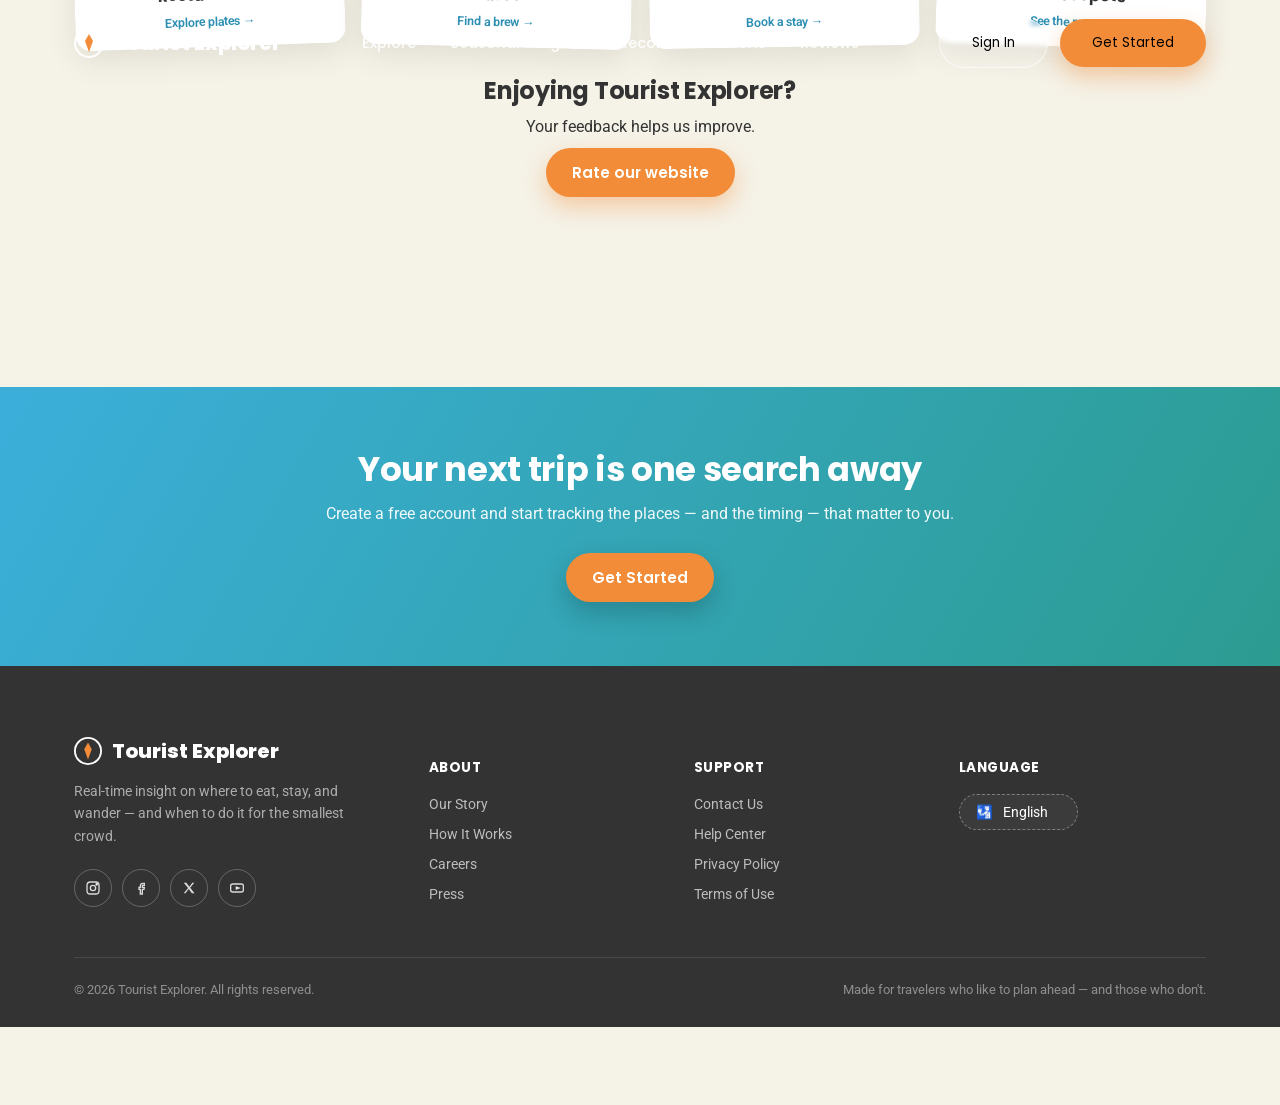
<file: SmartTourismPortal_Pokhara_Multipage (1)/portal/reviews.html>
<!DOCTYPE html>
<html lang="en">
<head>
<meta charset="UTF-8">
<meta name="viewport" content="width=device-width, initial-scale=1.0">
<title>Rate Us — Tourist Explorer</title>
 
<link rel="preconnect" href="https://fonts.googleapis.com">
<link rel="preconnect" href="https://fonts.gstatic.com" crossorigin>
<link href="https://fonts.googleapis.com/css2?family=Poppins:wght@500;600;700;800&family=Roboto:wght@400;500;700&family=Playfair+Display:ital,wght@0,600;1,500;1,600&display=swap" rel="stylesheet">
<style>
  :root{
    --sky:#3BAFDA;
    --sky-dark:#2C8FB3;
    --teal:#2C9C91;
    --teal-dark:#1E6B63;
    --orange:#F28C38;
    --orange-dark:#D8731F;
    --beige:#F5F2E7;
    --charcoal:#333333;
    --white:#FFFFFF;
    --ink-soft:#5A5A5A;
    --shadow-card: 0 10px 30px rgba(51,51,51,0.10);
    --shadow-lift: 0 18px 40px rgba(51,51,51,0.16);
    --radius-lg: 22px;
    --radius-md: 14px;
    --container: 1180px;
  }

  *{box-sizing:border-box;}
  html{scroll-behavior:smooth;}
  body{
    margin:0;
    font-family:'Roboto', sans-serif;
    color:var(--charcoal);
    background:var(--beige);
    -webkit-font-smoothing:antialiased;
    overflow-x:hidden;
  }
  h1,h2,h3,h4{
    font-family:'Poppins', sans-serif;
    margin:0;
    line-height:1.15;
    letter-spacing:-0.01em;
  }
  p{margin:0;}
  a{text-decoration:none;color:inherit;}
  img{display:block;max-width:100%;}
  button{font-family:inherit;cursor:pointer;border:none;background:none;}
  .wrap{max-width:var(--container);margin:0 auto;padding:0 24px;}
  .eyebrow{
    font-family:'Poppins',sans-serif;
    font-weight:700;
    font-size:0.72rem;
    letter-spacing:0.16em;
    text-transform:uppercase;
    color:var(--teal-dark);
  }

  /* ── Smart Tourism Brand Bridge ─────────────────────────── */
  /* Mirrors key tokens from dashboard/css/style.css so both
     systems share the same visual DNA without a hard dependency */
  :root {
    --st-primary:   #1565C0;   /* dashboard --primary */
    --st-accent:    #00B0FF;   /* dashboard --accent  */
    --st-emerald:   #00E676;   /* dashboard --emerald */
    --st-gold:      #FFD54F;   /* dashboard --gold    */
  }

  /* Dashboard-link accent in nav inherits brand colour */
  #nav-dashboard-link { color: var(--st-accent) !important; }
  header.scrolled #nav-dashboard-link { color: var(--st-primary) !important; }

  /* "Smart Tourism" badge chip — used in hero eyebrow strip */
  .smart-badge {
    display: inline-flex; align-items: center; gap: 6px;
    background: linear-gradient(90deg, var(--st-primary), var(--st-accent));
    color: #fff; border-radius: 999px; padding: 4px 14px;
    font-family: 'Poppins', sans-serif; font-weight: 700;
    font-size: 0.7rem; letter-spacing: 0.12em; text-transform: uppercase;
    margin-bottom: 16px; box-shadow: 0 4px 14px rgba(21,101,192,0.30);
  }
  :focus-visible{outline:3px solid var(--orange); outline-offset:2px; border-radius:4px;}

  /* ---------- Buttons ---------- */
  .btn{
    display:inline-flex;
    align-items:center;
    justify-content:center;
    gap:8px;
    padding:13px 26px;
    border-radius:999px;
    font-family:'Poppins',sans-serif;
    font-weight:600;
    font-size:0.95rem;
    transition:transform .18s ease, box-shadow .18s ease, background .18s ease, color .18s ease;
    white-space:nowrap;
  }
  .btn-primary{
    background:var(--orange);
    color:var(--white);
    box-shadow:0 10px 22px rgba(242,140,56,0.38);
  }
  .btn-primary:hover{background:var(--orange-dark); transform:translateY(-2px);}
  .btn-ghost{
    background:rgba(255,255,255,0.12);
    color:var(--white);
    border:1.5px solid rgba(255,255,255,0.65);
    backdrop-filter:blur(2px);
  }
  .btn-ghost:hover{background:rgba(255,255,255,0.92); color:var(--teal-dark);}
  .btn-outline{
    background:transparent;
    color:var(--teal-dark);
    border:1.5px solid var(--teal);
    padding:11px 22px;
  }
  .btn-outline:hover{background:var(--teal); color:var(--white); transform:translateY(-2px);}

  /* ---------- Nav ---------- */
  header{
    position:fixed; top:0; left:0; right:0; z-index:100;
    padding:18px 0;
    transition:background .25s ease, padding .25s ease, box-shadow .25s ease;
  }
  header .wrap{display:flex; align-items:center; justify-content:space-between;}
  header.scrolled{
    background:var(--white);
    box-shadow:0 4px 20px rgba(51,51,51,0.08);
    padding:11px 0;
  }
  .logo{
    display:flex; align-items:center; gap:10px;
    font-family:'Poppins',sans-serif; font-weight:800; font-size:1.25rem;
    color:var(--white);
  }
  header.scrolled .logo{color:var(--charcoal);}
  .logo svg{flex-shrink:0;}
  .nav-links{
    display:flex; align-items:center; gap:34px;
    font-family:'Poppins',sans-serif; font-weight:500; font-size:0.92rem;
  }
  .nav-links a{color:rgba(255,255,255,0.92); position:relative; padding:4px 0;}
  header.scrolled .nav-links a{color:var(--charcoal);}
  .nav-links a::after{
    content:''; position:absolute; left:0; bottom:-3px; width:0; height:2px;
    background:var(--orange); transition:width .2s ease;
  }
  .nav-links a:hover::after{width:100%;}
  .nav-actions{display:flex; align-items:center; gap:12px;}
  header.scrolled .btn-ghost{color:var(--teal-dark); border-color:var(--teal); background:transparent;}
  header.scrolled .btn-ghost:hover{background:var(--teal); color:var(--white);}
  .burger{display:none; width:30px; height:22px; position:relative; z-index:101;}
  .burger span{position:absolute; left:0; right:0; height:2.5px; background:var(--white); border-radius:2px; transition:.25s;}
  header.scrolled .burger span{background:var(--charcoal);}
  .burger span:nth-child(1){top:0;} .burger span:nth-child(2){top:9px;} .burger span:nth-child(3){top:18px;}
  .burger.open span:nth-child(1){transform:translateY(9px) rotate(45deg);}
  .burger.open span:nth-child(2){opacity:0;}
  .burger.open span:nth-child(3){transform:translateY(-9px) rotate(-45deg);}

  /* ---------- Hero ---------- */
  .hero{
    position:relative;
    min-height:100vh;
    display:flex;
    align-items:center;
    padding-top:120px;
    padding-bottom:140px;
    overflow:hidden;
  }
  .hero-bg{
    position:absolute; inset:0; z-index:0;
    background-image:
      linear-gradient(115deg, rgba(30,107,99,0.88) 0%, rgba(30,107,99,0.55) 32%, rgba(51,51,51,0.25) 60%, rgba(51,51,51,0.15) 100%),
      url('https://images.unsplash.com/photo-1506905925346-21bda4d32df4?auto=format&fit=crop&w=2000&q=80');
    background-size:cover;
    background-position:center;
  }
  .hero-bg::after{
    content:'';
    position:absolute; inset:0;
    background:linear-gradient(to top, var(--beige) 0%, transparent 14%);
  }
  .hero-content{position:relative; z-index:2; max-width:680px;}
  .hero-eyebrow{
    display:inline-flex; align-items:center; gap:8px;
    font-family:'Poppins',sans-serif; font-weight:600; font-size:0.78rem;
    letter-spacing:0.12em; text-transform:uppercase;
    color:var(--white); background:rgba(255,255,255,0.16);
    border:1px solid rgba(255,255,255,0.4);
    padding:7px 16px; border-radius:999px; margin-bottom:22px;
  }
  .hero h1{
    color:var(--white);
    font-size:clamp(2.1rem, 5.2vw, 3.6rem);
    font-weight:800;
    margin-bottom:20px;
    text-shadow:0 4px 24px rgba(0,0,0,0.25);
  }
  .hero p.sub{
    color:rgba(255,255,255,0.92);
    font-size:clamp(1rem, 1.5vw, 1.18rem);
    max-width:540px;
    margin-bottom:34px;
    line-height:1.6;
  }
  .hero-ctas{display:flex; gap:16px; flex-wrap:wrap;}

  /* ---------- Luggage tag highlights ---------- */
  .tags-strip{
    position:relative; z-index:5;
    margin-top:-78px;
  }
  .tags-row{
    display:grid;
    grid-template-columns:repeat(4, 1fr);
    gap:18px;
  }
  .tag{
    background:var(--white);
    border-radius:16px;
    padding:20px 18px 18px;
    box-shadow:var(--shadow-card);
    position:relative;
    display:flex; flex-direction:column; align-items:center; text-align:center;
    gap:8px;
    transition:transform .22s ease, box-shadow .22s ease;
    border-top:3px dashed rgba(51,51,51,0.12);
  }
  .tag:nth-child(1){transform:rotate(-2deg);}
  .tag:nth-child(2){transform:rotate(1.4deg);}
  .tag:nth-child(3){transform:rotate(-1deg);}
  .tag:nth-child(4){transform:rotate(2deg);}
  .tag:hover{transform:translateY(-6px) rotate(0deg); box-shadow:var(--shadow-lift);}
  .tag::before{
    content:''; position:absolute; top:-7px; left:50%; transform:translateX(-50%);
    width:14px; height:14px; border-radius:50%;
    background:var(--beige); border:2px solid rgba(51,51,51,0.15);
  }
  .tag-icon{font-size:1.9rem; line-height:1;}
  .tag-label{font-family:'Poppins',sans-serif; font-weight:700; font-size:0.95rem;}
  .tag-link{font-size:0.78rem; color:var(--sky-dark); font-weight:600;}

  /* ---------- Section shells ---------- */
  section{padding:100px 0 0;}
  .section-head{max-width:620px; margin-bottom:48px;}
  .section-head h2{font-size:clamp(1.7rem, 3vw, 2.3rem); margin:10px 0 14px;}
  .section-head p{color:var(--ink-soft); font-size:1.02rem; line-height:1.65;}
  .center{text-align:center; margin-left:auto; margin-right:auto;}

  /* ---------- Boarding pass / seasonal insights ---------- */
  .boarding-pass{
    background:var(--white);
    border-radius:24px;
    box-shadow:var(--shadow-lift);
    display:grid;
    grid-template-columns:300px 1fr;
    position:relative;
    overflow:hidden;
  }
  .bp-stub{
    background:var(--teal-dark);
    color:var(--white);
    padding:42px 34px;
    position:relative;
    display:flex; flex-direction:column; justify-content:space-between;
  }
  .bp-stub::after{
    content:'';
    position:absolute; top:0; bottom:0; right:-1px; width:0;
    border-right:2px dashed rgba(255,255,255,0.35);
  }
  .bp-perf{
    position:absolute; right:-13px; top:0; bottom:0; width:26px;
    background-image:radial-gradient(circle, var(--beige) 7px, transparent 7.5px);
    background-size:26px 30px;
    background-position:center;
  }
  .bp-quote{
    font-family:'Playfair Display', serif; font-style:italic; font-weight:600;
    font-size:1.4rem; color:var(--white); line-height:1.35;
  }
  .bp-plane-row{display:flex; align-items:center; gap:10px; margin-top:30px;}
  .bp-dots{flex:1; height:1px; background:repeating-linear-gradient(to right, rgba(255,255,255,0.55) 0 6px, transparent 6px 12px);}
  .bp-route{font-family:'Poppins',sans-serif; font-size:0.72rem; letter-spacing:0.1em; color:rgba(255,255,255,0.75); margin-top:18px;}
  .bp-main{padding:42px 40px 42px 50px;}
  .bp-main .eyebrow{margin-bottom:8px; display:block;}
  .bp-main h3{font-size:1.5rem; margin-bottom:6px;}
  .bp-main > p{color:var(--ink-soft); font-size:0.95rem; margin-bottom:26px; max-width:480px;}

  .heatmap{display:grid; grid-template-columns:110px 1fr; gap:10px 0; align-items:center;}
  .heatmap-head{display:contents;}
  .heatmap-head .hm-corner{font-size:0.72rem; color:var(--ink-soft);}
  .heatmap-head .hm-cols{display:grid; grid-template-columns:repeat(4,1fr); gap:8px;}
  .heatmap-head .hm-cols span{
    font-family:'Poppins',sans-serif; font-weight:700; font-size:0.74rem;
    text-align:center; color:var(--charcoal); text-transform:uppercase; letter-spacing:0.03em;
  }
  .hm-row-label{font-family:'Poppins',sans-serif; font-weight:600; font-size:0.82rem; color:var(--charcoal);}
  .hm-row-cells{display:grid; grid-template-columns:repeat(4,1fr); gap:8px;}
  .hm-cell{
    height:34px; border-radius:8px;
    display:flex; align-items:center; justify-content:center;
    font-size:0.68rem; font-weight:700; color:var(--white);
    font-family:'Poppins',sans-serif;
  }
  .lvl-1{background:#BFE3F2; color:var(--teal-dark);}
  .lvl-2{background:var(--sky);}
  .lvl-3{background:var(--teal);}
  .lvl-4{background:var(--orange);}
  .legend{display:flex; gap:18px; margin-top:22px; flex-wrap:wrap;}
  .legend-item{display:flex; align-items:center; gap:7px; font-size:0.78rem; color:var(--ink-soft);}
  .legend-swatch{width:13px; height:13px; border-radius:4px; display:inline-block;}

  /* ---------- Featured recommendations ---------- */
  .cards-row{
    display:grid; grid-template-columns:repeat(3, 1fr); gap:30px;
  }
  .rec-card{
    background:var(--white);
    border-radius:var(--radius-lg);
    box-shadow:var(--shadow-card);
    overflow:hidden;
    transition:transform .25s ease, box-shadow .25s ease;
  }
  .rec-card:hover{transform:translateY(-8px); box-shadow:var(--shadow-lift);}
  .rec-img-wrap{position:relative; padding:14px 14px 0;}
  .rec-img-wrap img{
    width:100%; height:190px; object-fit:cover; border-radius:12px 12px 4px 4px;
  }
  .rec-card:nth-child(1) .rec-img-wrap img{transform:rotate(-1.2deg);}
  .rec-card:nth-child(2) .rec-img-wrap img{transform:rotate(0.8deg);}
  .rec-card:nth-child(3) .rec-img-wrap img{transform:rotate(-0.6deg);}
  .rec-category{
    position:absolute; top:26px; left:26px;
    background:rgba(51,51,51,0.55); backdrop-filter:blur(3px);
    color:var(--white); font-family:'Poppins',sans-serif; font-weight:600; font-size:0.7rem;
    padding:5px 13px; border-radius:999px; letter-spacing:0.04em; text-transform:uppercase;
  }
  .rec-body{padding:22px 24px 26px;}
  .rec-top{display:flex; align-items:flex-start; justify-content:space-between; gap:10px; margin-bottom:6px;}
  .rec-body h4{font-size:1.12rem;}
  .stars{display:flex; align-items:center; gap:4px; font-size:0.82rem; color:var(--orange-dark); font-weight:700; white-space:nowrap; font-family:'Poppins',sans-serif;}
  .rec-loc{font-size:0.82rem; color:var(--ink-soft); margin-bottom:12px; display:flex; align-items:center; gap:5px;}
  .rec-desc{font-size:0.9rem; color:var(--ink-soft); line-height:1.55; margin-bottom:20px;}

  /* ---------- Testimonials / postcards ---------- */
  .postcard-section{background:var(--teal-dark); padding-bottom:100px; margin-top:110px; color:var(--white); position:relative;}
  .postcard-section .section-head p{color:rgba(255,255,255,0.78);}
  .postcard-section .eyebrow{color:#9FE3DA;}
  .carousel{position:relative; max-width:760px; margin:0 auto;}
  .postcard-track{overflow:hidden; border-radius:18px;}
  .postcard-slides{display:flex; transition:transform .5s cubic-bezier(.65,0,.35,1);}
  .postcard{
    flex:0 0 100%;
    background:#FCFAF3;
    color:var(--charcoal);
    border-radius:18px;
    padding:40px 44px;
    display:flex; gap:30px; align-items:flex-start;
    position:relative;
    box-shadow:0 20px 50px rgba(0,0,0,0.25);
  }
  .postcard::before{
    content:''; position:absolute; left:30px; top:0; bottom:0; width:1px;
    background:repeating-linear-gradient(to bottom, rgba(51,51,51,0.25) 0 5px, transparent 5px 11px);
  }
  .pc-stamp{
    flex-shrink:0; width:64px; height:64px; border-radius:50%;
    background:var(--orange); color:var(--white);
    display:flex; align-items:center; justify-content:center;
    font-size:1.6rem; border:3px dashed rgba(255,255,255,0.7);
    transform:rotate(8deg); margin-top:4px;
  }
  .pc-body{padding-left:14px;}
  .pc-quote{font-family:'Playfair Display', serif; font-style:italic; font-weight:500; font-size:1.18rem; line-height:1.5; margin-bottom:16px;}
  .pc-name{font-family:'Poppins',sans-serif; font-weight:700; font-size:0.92rem;}
  .pc-stars{color:var(--orange-dark); font-size:0.85rem; margin-top:4px; font-weight:700; font-family:'Poppins',sans-serif;}
  .carousel-controls{display:flex; align-items:center; justify-content:center; gap:18px; margin-top:30px;}
  .car-btn{
    width:42px; height:42px; border-radius:50%; background:rgba(255,255,255,0.12);
    border:1.5px solid rgba(255,255,255,0.45); color:var(--white);
    display:flex; align-items:center; justify-content:center; transition:.2s;
  }
  .car-btn:hover{background:var(--orange); border-color:var(--orange);}
  .dots{display:flex; gap:9px;}
  .dot{width:9px; height:9px; border-radius:50%; background:rgba(255,255,255,0.35); transition:.2s;}
  .dot.active{background:var(--orange); width:26px; border-radius:5px;}

  /* ---------- CTA strip ---------- */
  .cta-strip{
    margin:110px 0 0; padding:64px 0;
    background:linear-gradient(120deg, var(--sky) 0%, var(--teal) 100%);
    text-align:center; color:var(--white);
  }
  .cta-strip h2{font-size:clamp(1.5rem,3vw,2.1rem); margin-bottom:14px;}
  .cta-strip p{margin-bottom:30px; color:rgba(255,255,255,0.92); font-size:1.02rem;}
  .cta-strip .btn-primary{box-shadow:0 10px 26px rgba(0,0,0,0.2);}

  /* ---------- Footer ---------- */
  footer{background:var(--charcoal); color:rgba(255,255,255,0.82); padding-top:70px;}
  .footer-grid{
    display:grid; grid-template-columns:1.4fr 1fr 1fr 1.1fr; gap:40px;
    padding-bottom:50px; border-bottom:1px solid rgba(255,255,255,0.1);
  }
  .footer-brand .logo{color:var(--white); margin-bottom:14px;}
  .footer-brand p{font-size:0.88rem; color:rgba(255,255,255,0.6); line-height:1.6; max-width:280px; margin-bottom:22px;}
  .social-row{display:flex; gap:10px;}
  .social-icon{
    width:38px; height:38px; border-radius:50%; border:1.5px solid rgba(255,255,255,0.25);
    display:flex; align-items:center; justify-content:center; transition:.2s;
  }
  .social-icon:hover{background:var(--orange); border-color:var(--orange); transform:translateY(-3px);}
  .footer-col h5{font-family:'Poppins',sans-serif; font-weight:700; font-size:0.85rem; letter-spacing:0.04em; text-transform:uppercase; color:var(--white); margin-bottom:16px;}
  .footer-col ul{list-style:none; padding:0; margin:0; display:flex; flex-direction:column; gap:11px;}
  .footer-col a{font-size:0.9rem; color:rgba(255,255,255,0.68); transition:.18s;}
  .footer-col a:hover{color:var(--orange);}
  .lang-select{
    position:relative; display:inline-flex; align-items:center; gap:10px;
    border:1.5px dashed rgba(255,255,255,0.35); border-radius:999px;
    padding:9px 16px; font-size:0.85rem; cursor:pointer; color:var(--white);
    background:rgba(255,255,255,0.04);
  }
  .lang-select select{
    background:transparent; color:var(--white); border:none; font-family:'Roboto',sans-serif;
    font-size:0.85rem; appearance:none; cursor:pointer; padding-right:4px;
  }
  .lang-select select option{color:var(--charcoal);}
  .footer-bottom{
    display:flex; align-items:center; justify-content:space-between; flex-wrap:wrap; gap:14px;
    padding:24px 0 30px; font-size:0.8rem; color:rgba(255,255,255,0.45);
  }

  /* ---------- Responsive ---------- */
  @media (max-width:980px){
    .tags-row{grid-template-columns:repeat(2,1fr);}
    .cards-row{grid-template-columns:1fr 1fr;}
    .boarding-pass{grid-template-columns:1fr;}
    .bp-stub::after,.bp-perf{display:none;}
    .footer-grid{grid-template-columns:1fr 1fr;}
  }
  @media (max-width:760px){
    .nav-links{
      position:fixed; top:0; right:0; height:100vh; width:78%; max-width:320px;
      background:var(--white); flex-direction:column; align-items:flex-start;
      padding:100px 30px 30px; gap:26px; transform:translateX(100%);
      transition:transform .3s ease; box-shadow:-10px 0 30px rgba(0,0,0,0.15);
    }
    .nav-links.open{transform:translateX(0);}
    .nav-links a{color:var(--charcoal) !important; font-size:1.05rem;}
    .nav-actions .btn-ghost{display:none;}
    .burger{display:block;}
    .hero{padding-top:110px; padding-bottom:170px; min-height:auto;}
    .hero-ctas .btn{flex:1; min-width:140px;}
    .tags-row{grid-template-columns:1fr 1fr; gap:14px;}
    .tag{padding:16px 12px;}
    section{padding-top:74px;}
    .cards-row{grid-template-columns:1fr;}
    .postcard{flex-direction:column; padding:30px 26px;}
    .postcard::before{display:none;}
    .pc-stamp{margin-bottom:6px;}
    footer{padding-top:50px;}
    .footer-grid{grid-template-columns:1fr; gap:34px;}
  }
  @media (prefers-reduced-motion: reduce){
    *{transition:none !important; scroll-behavior:auto !important;}
  }
 .hero,#insights,#recommendations{display:none!important;} </style>
</head>
<body>

<header id="siteHeader">
  <div class="wrap">
    <a href="#" class="logo">
      <svg width="30" height="30" viewBox="0 0 30 30" fill="none">
        <circle cx="15" cy="15" r="14" stroke="currentColor" stroke-width="2"/>
        <path d="M15 6L19 13L15 24L11 13L15 6Z" fill="#F28C38"/>
      </svg>
      Tourist Explorer
    </a>
    <nav class="nav-links" id="navLinks">
      <a href="#highlights">Explore</a>
      <a href="#insights">Seasonal Insights</a>
      <a href="recommendations.html">Recommendations</a>
      <a href="reviews.html">Reviews</a>
    </nav>
    <div class="nav-actions">
      <a href="#" class="btn btn-ghost">
        <button onclick="location.href='signin.html'">Sign In</button> 
      </a>
      <a href="#" class="btn btn-primary">
         <button onclick="location.href='register.html'">Get Started</button> 
    </a>

     
      <button class="burger" id="burgerBtn" aria-label="Toggle navigation menu">
        <span></span>
        <span></span>
        <span></span>
      </button>
    </div>
  </div>
</header>

<section class="hero">
  <div class="hero-bg"></div>
  <div class="wrap hero-content">
    <div class="smart-badge">🗺 Pokhara Smart Tourism</div>
    <span class="hero-eyebrow">✈ Plan • Discover • Belong</span>
    <h1>Discover the Best Places to Stay, Eat &amp; Explore</h1>
    <p class="sub">Real-time insights on restaurants, cafés, hotels, and seasonal crowd levels.</p>
    <div class="hero-ctas">
      <a href="#" class="btn btn-primary">Get Started</a>
      <a href="#" class="btn btn-ghost">Sign In</a>
    </div>
  </div>
</section>

<div class="wrap tags-strip" id="highlights">
  <div class="tags-row">
    <a href="#" class="tag">
      <span class="tag-icon">🍴</span>
      <span class="tag-label">Restaurants</span>
      <span class="tag-link">Explore plates →</span>
    </a>
    <a href="#" class="tag">
      <span class="tag-icon">☕</span>
      <span class="tag-label">Cafés</span>
      <span class="tag-link">Find a brew →</span>
    </a>
    <a href="#" class="tag">
      <span class="tag-icon">🏨</span>
      <span class="tag-label">Hotels</span>
      <span class="tag-link">Book a stay →</span>
    </a>
    <a href="#" class="tag">
      <span class="tag-icon">🗺️</span>
      <span class="tag-label">Tourist Spots</span>
      <span class="tag-link">See the map →</span>
    </a>
  </div>
</div>

<section id="insights">
  <div class="wrap">
    <div class="section-head center">
      <span class="eyebrow">Seasonal Insights</span>
      <h2>Know the crowd before you go</h2>
      <p>A quick read on how busy each kind of destination gets, season by season — so you can pick quiet weeks or embrace the buzz on purpose.</p>
    </div>

    <div class="boarding-pass">
      <div class="bp-stub">
        <div class="bp-perf"></div>
        <div>
          <p class="bp-quote">"Plan smarter, travel better."</p>
          <div class="bp-plane-row">
            <span>🧳</span>
            <span class="bp-dots"></span>
            <span>📍</span>
          </div>
        </div>
        <p class="bp-route">BOARDING PASS · ISSUED TO: EVERY EXPLORER</p>
      </div>

      <div class="bp-main">
        <span class="eyebrow">Crowd Forecast</span>
        <h3>Where it gets busy, and when</h3>
        <p>Sky blue means breathing room, orange means peak season. Use it to time your trip around the calm — or the celebration.</p>

        <div class="heatmap">
          <div class="heatmap-head">
            <span class="hm-corner">Destination</span>
            <div class="hm-cols"><span>Spring</span><span>Summer</span><span>Autumn</span><span>Winter</span></div>
          </div>

          <span class="hm-row-label">Mountains</span>
          <div class="hm-row-cells">
            <div class="hm-cell lvl-2">Low</div>
            <div class="hm-cell lvl-3">Med</div>
            <div class="hm-cell lvl-4">High</div>
            <div class="hm-cell lvl-1">Low</div>
          </div>

          <span class="hm-row-label">Coastal Towns</span>
          <div class="hm-row-cells">
            <div class="hm-cell lvl-2">Low</div>
            <div class="hm-cell lvl-4">Peak</div>
            <div class="hm-cell lvl-3">Med</div>
            <div class="hm-cell lvl-1">Low</div>
          </div>

          <span class="hm-row-label">City Centers</span>
          <div class="hm-row-cells">
            <div class="hm-cell lvl-3">Med</div>
            <div class="hm-cell lvl-3">Med</div>
            <div class="hm-cell lvl-2">Low</div>
            <div class="hm-cell lvl-2">Low</div>
          </div>

          <span class="hm-row-label">Heritage Sites</span>
          <div class="hm-row-cells">
            <div class="hm-cell lvl-4">High</div>
            <div class="hm-cell lvl-2">Low</div>
            <div class="hm-cell lvl-4">Peak</div>
            <div class="hm-cell lvl-1">Low</div>
          </div>
        </div>

        <div class="legend">
          <div class="legend-item"><span class="legend-swatch lvl-1"></span>Quiet</div>
          <div class="legend-item"><span class="legend-swatch lvl-2"></span>Low</div>
          <div class="legend-item"><span class="legend-swatch lvl-3"></span>Moderate</div>
          <div class="legend-item"><span class="legend-swatch lvl-4"></span>Peak</div>
        </div>
      </div>
    </div>
  </div>
</section>


<section id="recommendations" class="wrap" style="padding:80px 24px">
<h2>Recommended places</h2><p style="margin:12px 0 24px">Explore popular places in Pokhara. Select a place to see details and open its Google Maps location.</p>
<div id="placeCards" class="cards-row"></div></section>
<section id="reviews" class="wrap" style="padding:30px 24px 80px;text-align:center"><h2>Enjoying Tourist Explorer?</h2><p style="margin:12px">Your feedback helps us improve.</p><button class="btn btn-primary" id="openRating">Rate our website</button></section>
<div id="placeModal" class="te-modal" aria-hidden="true"><div class="te-modal-box"><button class="close-modal">×</button><div id="placeContent"></div></div></div>
<div id="ratingModal" class="te-modal" aria-hidden="true"><div class="te-modal-box"><button class="close-modal">×</button><h2>Rate Tourist Explorer</h2><p>How would you rate your experience?</p><div class="stars" id="stars" aria-label="Choose a rating"></div><textarea id="ratingComment" placeholder="Optional comment"></textarea><button class="btn btn-primary" id="submitRating">Submit rating</button><p id="ratingMessage"></p></div></div>
<style>.te-modal{display:none;position:fixed;inset:0;background:#0008;z-index:999;align-items:center;justify-content:center;padding:20px}.te-modal.show{display:flex}.te-modal-box{position:relative;background:#fff;border-radius:18px;padding:28px;max-width:520px;width:100%;box-shadow:var(--shadow-lift)}.close-modal{position:absolute;right:16px;top:10px;font-size:30px}.place-card{cursor:pointer}.place-card:hover{transform:translateY(-5px)}.stars{font-size:38px;color:#F28C38;margin:18px 0}.stars span{cursor:pointer}textarea{width:100%;min-height:90px;padding:12px;border:1px solid #ddd;border-radius:10px;margin-bottom:15px}</style>
<script>
const places=[
{name:'World Peace Pagoda',type:'Temple',rating:4.6,info:'A hilltop Buddhist stupa with wide views of Phewa Lake and the Pokhara Valley.',map:'https://www.google.com/maps/search/?api=1&query=World+Peace+Pagoda+Pokhara'},
{name:'Bindhyabasini Temple',type:'Temple',rating:4.6,info:'A well-known Hindu temple in Pokhara dedicated to Goddess Bhagwati.',map:'https://www.google.com/maps/search/?api=1&query=Bindhyabasini+Temple+Pokhara'},
{name:'Temple Tree Resort & Spa',type:'Hotel',rating:4.5,info:'A popular Lakeside hotel with a garden setting and easy access to Phewa Lake.',map:'https://www.google.com/maps/search/?api=1&query=Temple+Tree+Resort+and+Spa+Pokhara'},
{name:'Pokhara Grande',type:'Hotel',rating:4.4,info:'A full-service hotel in Pokhara with mountain-view surroundings.',map:'https://www.google.com/maps/search/?api=1&query=Pokhara+Grande'},
{name:'Moondance Restaurant',type:'Restaurant',rating:4.4,info:'A popular Lakeside restaurant serving Nepali and international dishes.',map:'https://www.google.com/maps/search/?api=1&query=Moondance+Restaurant+Pokhara'},
{name:'Fresh Elements Restaurant',type:'Restaurant',rating:4.5,info:'A well-known Pokhara restaurant with varied local and international options.',map:'https://www.google.com/maps/search/?api=1&query=Fresh+Elements+Restaurant+Pokhara'},
{name:'Himalayan Java Coffee',type:'Cafe',rating:4.3,info:'A familiar coffee stop in Pokhara for local coffee and relaxed seating.',map:'https://www.google.com/maps/search/?api=1&query=Himalayan+Java+Coffee+Pokhara'},
{name:'Pokhara Java',type:'Cafe',rating:4.3,info:'A Lakeside café popular for coffee, bakery items, and casual meetups.',map:'https://www.google.com/maps/search/?api=1&query=Pokhara+Java+Pokhara'},
{name:'Manipal Teaching Hospital',type:'Hospital',rating:4.2,info:'A major teaching hospital serving Pokhara and the surrounding region.',map:'https://www.google.com/maps/search/?api=1&query=Manipal+Teaching+Hospital+Pokhara'},
{name:'Pokhara Academy of Health Sciences',type:'Hospital',rating:4.1,info:'A public health-sciences institution and hospital in Pokhara.',map:'https://www.google.com/maps/search/?api=1&query=Pokhara+Academy+of+Health+Sciences'}]
const cards=document.getElementById('placeCards');cards.innerHTML=places.map((p,i)=>`<article class="place-card" data-i="${i}" style="background:white;padding:22px;border-radius:14px;box-shadow:var(--shadow-card)"><span class="eyebrow">${p.type}</span><h3 style="margin:8px 0">${p.name}</h3><p>⭐ ${p.rating} / 5</p><p style="margin-top:12px;color:var(--teal-dark)">View details & map →</p></article>`).join('');
function show(id){document.getElementById(id).classList.add('show')}function hideAll(){document.querySelectorAll('.te-modal').forEach(x=>x.classList.remove('show'))}
cards.onclick=e=>{let c=e.target.closest('.place-card');if(!c)return;let p=places[c.dataset.i];document.getElementById('placeContent').innerHTML=`<span class="eyebrow">${p.type}</span><h2>${p.name}</h2><p style="margin:14px 0">⭐ ${p.rating} / 5</p><p>${p.info}</p><a class="btn btn-primary" style="margin-top:20px" target="_blank" href="${p.map}">Open in Google Maps</a>`;show('placeModal')};
document.querySelectorAll('.close-modal').forEach(b=>b.onclick=hideAll);document.getElementById('openRating').onclick=()=>show('ratingModal');
let selected=0;document.getElementById('stars').innerHTML=[1,2,3,4,5].map(n=>`<span data-n="${n}">☆</span>`).join('');document.getElementById('stars').onclick=e=>{if(!e.target.dataset.n)return;selected=+e.target.dataset.n;document.querySelectorAll('#stars span').forEach(x=>x.textContent=+x.dataset.n<=selected?'★':'☆')};
document.getElementById('submitRating').onclick=async()=>{if(!selected)return document.getElementById('ratingMessage').textContent='Please select 1–5 stars.';try{let r=await fetch('http://localhost:5000/api/reviews',{method:'POST',headers:{'Content-Type':'application/json'},body:JSON.stringify({rating:selected,comment:document.getElementById('ratingComment').value})});document.getElementById('ratingMessage').textContent=r.ok?'Thank you for your rating!':'Could not save rating.'}catch(e){document.getElementById('ratingMessage').textContent='Start the backend server to save ratings.'}};
</script>

<div class="cta-strip">
  <div class="wrap">
    <h2>Your next trip is one search away</h2>
    <p>Create a free account and start tracking the places — and the timing — that matter to you.</p>
    <a href="register.html" id="cta-get-started" class="btn btn-primary">Get Started</a>
  </div>
</div>

<footer>
  <div class="wrap">
    <div class="footer-grid">
      <div class="footer-brand">
        <a href="#" class="logo">
          <svg width="28" height="28" viewBox="0 0 30 30" fill="none">
            <circle cx="15" cy="15" r="14" stroke="currentColor" stroke-width="2"/>
            <path d="M15 6L19 13L15 24L11 13L15 6Z" fill="#F28C38"/>
          </svg>
          Tourist Explorer
        </a>
        <p>Real-time insight on where to eat, stay, and wander — and when to do it for the smallest crowd.</p>
        <div class="social-row">
          <a href="#" class="social-icon" aria-label="Instagram"><svg width="16" height="16" viewBox="0 0 24 24" fill="none" stroke="currentColor" stroke-width="2"><rect x="3" y="3" width="18" height="18" rx="5"/><circle cx="12" cy="12" r="4"/><circle cx="17.5" cy="6.5" r="1" fill="currentColor"/></svg></a>
          <a href="#" class="social-icon" aria-label="Facebook"><svg width="16" height="16" viewBox="0 0 24 24" fill="none" stroke="currentColor" stroke-width="2"><path d="M15 8h2V5h-2a4 4 0 0 0-4 4v2H9v3h2v7h3v-7h2.5l.5-3H14V9a1 1 0 0 1 1-1Z"/></svg></a>
          <a href="#" class="social-icon" aria-label="X / Twitter"><svg width="14" height="14" viewBox="0 0 24 24" fill="currentColor"><path d="M3 3h4.6l5 6.7L17.7 3H21l-7 8.4L21.5 21h-4.6l-5.3-7.1L6 21H3l7.4-8.9Z"/></svg></a>
          <a href="#" class="social-icon" aria-label="YouTube"><svg width="16" height="16" viewBox="0 0 24 24" fill="none" stroke="currentColor" stroke-width="2"><rect x="2.5" y="6" width="19" height="12" rx="3"/><path d="M11 10.5l4 1.5-4 1.5Z" fill="currentColor"/></svg></a>
        </div>
      </div>

      <div class="footer-col">
        <h5>About</h5>
        <ul>
          <li><a href="#">Our Story</a></li>
          <li><a href="#">How It Works</a></li>
          <li><a href="#">Careers</a></li>
          <li><a href="#">Press</a></li>
        </ul>
      </div>

      <div class="footer-col">
        <h5>Support</h5>
        <ul>
          <li><a href="#">Contact Us</a></li>
          <li><a href="#">Help Center</a></li>
          <li><a href="#">Privacy Policy</a></li>
          <li><a href="#">Terms of Use</a></li>
        </ul>
      </div>

      <div class="footer-col">
        <h5>Language</h5>
        <div class="lang-select">
          <span>🛂</span>
          <select aria-label="Select language">
            <option>English</option>
            <option>नेपाली</option>
            <option>हिन्दी</option>
            <option>Français</option>
          </select>
        </div>
      </div>
    </div>

    <div class="footer-bottom">
      <span>© 2026 Tourist Explorer. All rights reserved.</span>
      <span>Made for travelers who like to plan ahead — and those who don't.</span>
    </div>
  </div>
</footer>


<script>
  // ── Session-Aware Navigation ──────────────────────────────
  (function() {
    const token = sessionStorage.getItem('te_session_token');
    const userName = sessionStorage.getItem('te_user_name');
    const navActions = document.getElementById('navActions');
    const burger = navActions.querySelector('.burger');
    const dashLink = document.getElementById('nav-dashboard-link');
    const heroDashBtn = document.getElementById('hero-dashboard-btn');

    function goToDashboard(e) {
      e.preventDefault();
      window.location.href = '../dashboard/index.html';
    }

    if (token) {
      // Authenticated state
      if (dashLink) { dashLink.style.display = ''; dashLink.addEventListener('click', goToDashboard); }
      if (heroDashBtn) { heroDashBtn.textContent = '📊 Open Dashboard'; heroDashBtn.href = '../dashboard/index.html'; }
      const ctaBtn = document.getElementById('cta-get-started');
      if (ctaBtn) { ctaBtn.textContent = 'Go to Dashboard'; ctaBtn.href = '../dashboard/index.html'; }

      // Insert user pill + logout before burger
      const pill = document.createElement('div');
      pill.style.cssText = 'display:flex;align-items:center;gap:10px;';
      pill.innerHTML = \`
        <span style="font-family:'Poppins',sans-serif;font-weight:600;font-size:0.85rem;color:var(--white);opacity:0.9;">👤 \${userName || 'Explorer'}</span>
        <button id="nav-logout" class="btn btn-ghost" style="padding:9px 18px;font-size:0.82rem;">Sign Out</button>
      \`;
      navActions.insertBefore(pill, burger);
      document.getElementById('nav-logout').addEventListener('click', function() {
        sessionStorage.removeItem('te_session_token');
        sessionStorage.removeItem('te_user_name');
        window.location.reload();
      });
    } else {
      // Guest state
      const guestBtns = document.createElement('div');
      guestBtns.style.cssText = 'display:flex;align-items:center;gap:10px;';
      guestBtns.innerHTML = \`
        <a href="signin.html" class="btn btn-ghost" style="padding:9px 18px;font-size:0.85rem;">Sign In</a>
        <a href="register.html" class="btn btn-primary" style="padding:9px 18px;font-size:0.85rem;">Get Started</a>
      \`;
      navActions.insertBefore(guestBtns, burger);
    }

    // Scroll state
    const hdr = document.getElementById('siteHeader');
    if (hdr) window.addEventListener('scroll', () => hdr.classList.toggle('scrolled', window.scrollY > 40));

    // Mobile burger
    const burgerBtn = document.getElementById('burgerBtn');
    const navLinksEl = document.getElementById('navLinks');
    if (burgerBtn && navLinksEl) {
      burgerBtn.addEventListener('click', () => {
        burgerBtn.classList.toggle('open');
        navLinksEl.classList.toggle('open');
      });
      navLinksEl.querySelectorAll('a').forEach(a => a.addEventListener('click', () => {
        burgerBtn.classList.remove('open');
        navLinksEl.classList.remove('open');
      }));
    }
  })();
</script>


</body>
</file>
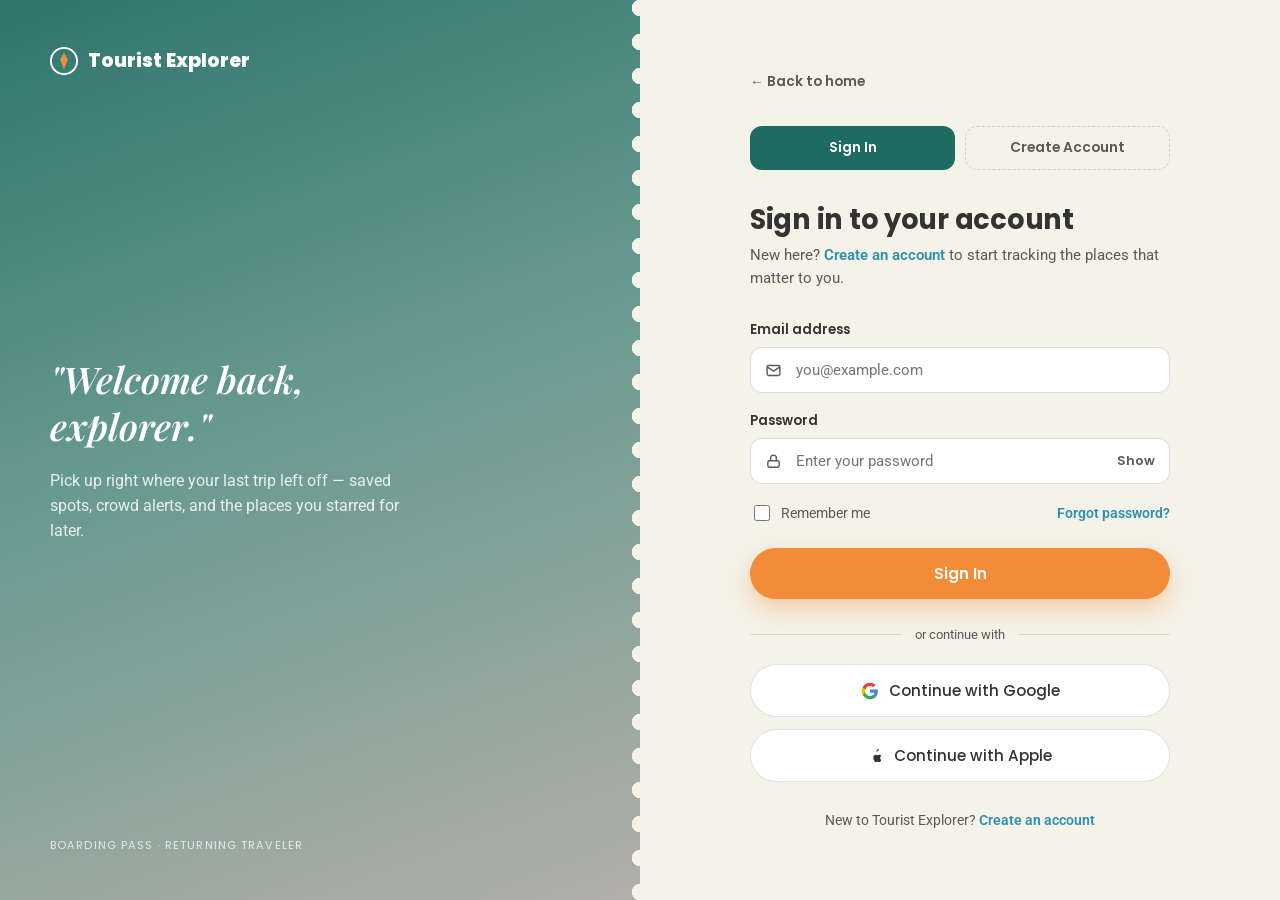
<file: SmartTourismPortal_Pokhara_Multipage (1)/portal/signin.html>
<!DOCTYPE html>
<html lang="en">
<head>
<meta charset="UTF-8">
<meta name="viewport" content="width=device-width, initial-scale=1.0">
<title>Sign In — Tourist Explorer</title>
<link rel="preconnect" href="https://fonts.googleapis.com">
<link rel="preconnect" href="https://fonts.gstatic.com" crossorigin>
<link href="https://fonts.googleapis.com/css2?family=Poppins:wght@500;600;700;800&family=Roboto:wght@400;500;700&family=Playfair+Display:ital,wght@0,600;1,500;1,600&display=swap" rel="stylesheet">
<style>
  :root{
    --sky:#3BAFDA; --sky-dark:#2C8FB3;
    --teal:#2C9C91; --teal-dark:#1E6B63;
    --orange:#F28C38; --orange-dark:#D8731F;
    --beige:#F5F2E7; --charcoal:#333333; --white:#FFFFFF;
    --ink-soft:#5A5A5A;
    --shadow-card: 0 10px 30px rgba(51,51,51,0.10);
    --shadow-lift: 0 22px 50px rgba(51,51,51,0.18);
  }
  *{box-sizing:border-box;}
  html,body{height:100%;}
  body{
    margin:0; font-family:'Roboto',sans-serif; color:var(--charcoal);
    background:var(--beige); -webkit-font-smoothing:antialiased;
  }
  h1,h2,h3{font-family:'Poppins',sans-serif; margin:0; line-height:1.18; letter-spacing:-0.01em;}
  p{margin:0;}
  a{text-decoration:none; color:inherit;}
  button{font-family:inherit; cursor:pointer; border:none; background:none;}
  :focus-visible{outline:3px solid var(--orange); outline-offset:2px; border-radius:4px;}

  .eyebrow{
    font-family:'Poppins',sans-serif; font-weight:700; font-size:0.72rem;
    letter-spacing:0.16em; text-transform:uppercase; color:var(--teal-dark);
  }

  .btn{
    display:inline-flex; align-items:center; justify-content:center; gap:8px;
    padding:14px 26px; border-radius:999px; font-family:'Poppins',sans-serif;
    font-weight:600; font-size:0.95rem; transition:transform .18s ease, box-shadow .18s ease, background .18s ease, color .18s ease;
    width:100%;
  }
  .btn-primary{background:var(--orange); color:var(--white); box-shadow:0 10px 22px rgba(242,140,56,0.35);}
  .btn-primary:hover{background:var(--orange-dark); transform:translateY(-2px);}
  .btn-social{
    background:var(--white); color:var(--charcoal); border:1.5px solid rgba(51,51,51,0.14);
    font-weight:500; gap:10px;
  }
  .btn-social:hover{border-color:var(--teal); background:#FBFAF6;}

  /* ---------- Page shell: two panels ---------- */
  .auth-shell{
    min-height:100vh; display:grid; grid-template-columns:1fr 1fr;
  }

  /* ---------- Left scenic / boarding-pass stub panel ---------- */
  .stub-panel{
    position:relative; overflow:hidden; color:var(--white);
    display:flex; flex-direction:column; justify-content:space-between;
    padding:46px 50px;
  }
  .stub-bg{
    position:absolute; inset:0; z-index:0;
    background-image:
      linear-gradient(160deg, rgba(30,107,99,0.92) 0%, rgba(30,107,99,0.66) 45%, rgba(51,51,51,0.35) 100%),
      url('https://images.unsplash.com/photo-1519501025264-65ba15a82390?auto=format&fit=crop&w=1400&q=80');
    background-size:cover; background-position:center;
  }
  .stub-perf{
    position:absolute; right:-15px; top:0; bottom:0; width:30px; z-index:2;
    background-image:radial-gradient(circle, var(--beige) 8px, transparent 8.5px);
    background-size:30px 34px; background-position:center;
  }
  .stub-content{position:relative; z-index:2;}
  .stub-logo{display:flex; align-items:center; gap:10px; font-family:'Poppins',sans-serif; font-weight:800; font-size:1.2rem;}
  .stub-quote{
    font-family:'Playfair Display',serif; font-style:italic; font-weight:600;
    font-size:clamp(1.6rem,3vw,2.3rem); line-height:1.3; max-width:420px; margin:auto 0;
  }
  .stub-sub{font-size:0.98rem; color:rgba(255,255,255,0.86); line-height:1.6; max-width:380px; margin-top:18px;}
  .stub-route-row{display:flex; align-items:center; gap:10px; margin-top:34px; position:relative; z-index:2;}
  .stub-dots{flex:1; height:1px; background:repeating-linear-gradient(to right, rgba(255,255,255,0.55) 0 6px, transparent 6px 12px);}
  .stub-footer{
    font-family:'Poppins',sans-serif; font-size:0.7rem; letter-spacing:0.1em;
    color:rgba(255,255,255,0.75); margin-top:14px; position:relative; z-index:2;
  }

  /* ---------- Right form panel ---------- */
  .form-panel{
    display:flex; align-items:center; justify-content:center;
    padding:50px 40px;
  }
  .form-card{width:100%; max-width:420px;}
  .form-top-link{
    display:inline-flex; align-items:center; gap:6px; font-family:'Poppins',sans-serif;
    font-weight:600; font-size:0.85rem; color:var(--ink-soft); margin-bottom:34px;
  }
  .form-top-link:hover{color:var(--teal-dark);}

  .tag-switch{
    display:flex; gap:10px; margin-bottom:34px;
  }
  .tag-switch a{
    flex:1; text-align:center; padding:11px 10px; border-radius:12px;
    font-family:'Poppins',sans-serif; font-weight:600; font-size:0.86rem;
    border:1.5px dashed rgba(51,51,51,0.18); color:var(--ink-soft);
    transition:.18s;
  }
  .tag-switch a.active{
    background:var(--teal-dark); color:var(--white); border-color:var(--teal-dark);
  }
  .tag-switch a:not(.active):hover{border-color:var(--teal); color:var(--teal-dark);}

  .stamp-icon{
    width:54px; height:54px; border-radius:50%; background:var(--orange); color:var(--white);
    display:flex; align-items:center; justify-content:center; font-size:1.4rem;
    border:3px dashed rgba(255,255,255,0.7); transform:rotate(-6deg); margin-bottom:18px;
  }

  .form-card h1{font-size:1.7rem; margin-bottom:8px;}
  .form-card .lead{color:var(--ink-soft); font-size:0.94rem; margin-bottom:30px; line-height:1.55;}

  .field{margin-bottom:18px;}
  .field label{
    display:block; font-family:'Poppins',sans-serif; font-weight:600; font-size:0.82rem;
    margin-bottom:7px; color:var(--charcoal);
  }
  .field-input{
    position:relative; display:flex; align-items:center;
    border:1.5px solid rgba(51,51,51,0.16); border-radius:12px;
    background:var(--white); transition:border-color .18s ease, box-shadow .18s ease;
  }
  .field-input:focus-within{border-color:var(--sky); box-shadow:0 0 0 4px rgba(59,175,218,0.14);}
  .field-input input{
    flex:1; border:none; outline:none; background:transparent;
    padding:13px 14px; font-family:'Roboto',sans-serif; font-size:0.94rem; color:var(--charcoal);
  }
  .field-icon{padding-left:14px; color:var(--ink-soft); display:flex; align-items:center;}
  .toggle-pass{padding-right:14px; color:var(--ink-soft); font-size:0.8rem; font-weight:600; font-family:'Poppins',sans-serif;}
  .toggle-pass:hover{color:var(--teal-dark);}

  .row-between{display:flex; align-items:center; justify-content:space-between; margin-bottom:24px; font-size:0.85rem;}
  .checkbox-row{display:flex; align-items:center; gap:8px; color:var(--ink-soft);}
  .checkbox-row input{width:16px; height:16px; accent-color:var(--teal);}
  .link-accent{color:var(--sky-dark); font-weight:600;}
  .link-accent:hover{text-decoration:underline;}

  .divider{display:flex; align-items:center; gap:14px; margin:28px 0 22px; color:var(--ink-soft); font-size:0.82rem;}
  .divider::before,.divider::after{content:''; flex:1; height:1px; background:rgba(51,51,51,0.14);}

  .social-row{display:flex; flex-direction:column; gap:12px;}

  .switch-line{text-align:center; margin-top:30px; font-size:0.9rem; color:var(--ink-soft);}

  .form-msg{
    display:none; align-items:center; gap:8px; background:#E9F7F4; color:var(--teal-dark);
    border:1px solid rgba(44,156,145,0.3); border-radius:10px; padding:11px 14px;
    font-size:0.85rem; margin-bottom:18px; font-weight:500;
  }
  .form-msg.show{display:flex;}

  @media (max-width:900px){
    .auth-shell{grid-template-columns:1fr;}
    .stub-panel{
      min-height:280px; padding:32px 28px;
      border-bottom-left-radius:32px; border-bottom-right-radius:32px;
    }
    .stub-quote{font-size:1.5rem; margin:18px 0 0;}
    .stub-sub{display:none;}
    .stub-route-row{margin-top:22px;}
    .stub-perf{display:none;}
    .form-panel{padding:40px 22px 60px;}
  }
  @media (prefers-reduced-motion: reduce){ *{transition:none !important;} }
</style>
</head>
<body>

<div class="auth-shell">

  <div class="stub-panel">
    <div class="stub-bg"></div>
    <div class="stub-perf"></div>

    <div class="stub-content stub-logo">
      <svg width="28" height="28" viewBox="0 0 30 30" fill="none">
        <circle cx="15" cy="15" r="14" stroke="currentColor" stroke-width="2"/>
        <path d="M15 6L19 13L15 24L11 13L15 6Z" fill="#F28C38"/>
      </svg>
      Tourist Explorer
    </div>

    <div class="stub-content">
      <p class="stub-quote">"Welcome back, explorer."</p>
      <p class="stub-sub">Pick up right where your last trip left off — saved spots, crowd alerts, and the places you starred for later.</p>
    </div>

    <div class="stub-content">
      
      <p class="stub-footer">BOARDING PASS · RETURNING TRAVELER</p>
    </div>
  </div>

  <div class="form-panel">
    <div class="form-card">
      <a href="index.html" class="form-top-link">← Back to home</a>

      <div class="tag-switch">
        <a href="signin.html" class="active">Sign In</a>
        <a href="register.html">Create Account</a>
      </div>

      
      <h1>Sign in to your account</h1>
      <p class="lead">New here? <a href="register.html" class="link-accent">Create an account</a> to start tracking the places that matter to you.</p>

      <div class="form-msg" id="formMsg">✓ Signed in — happy travels.</div>

      <form id="signinForm" novalidate>
        <div class="field">
          <label for="email">Email address</label>
          <div class="field-input">
            <span class="field-icon">
              <svg width="17" height="17" viewBox="0 0 24 24" fill="none" stroke="currentColor" stroke-width="2"><rect x="3" y="5" width="18" height="14" rx="2"/><path d="M3 7l9 6 9-6"/></svg>
            </span>
            <input type="email" id="email" placeholder="you@example.com" required>
          </div>
        </div>

        <div class="field">
          <label for="password">Password</label>
          <div class="field-input">
            <span class="field-icon">
              <svg width="17" height="17" viewBox="0 0 24 24" fill="none" stroke="currentColor" stroke-width="2"><rect x="4" y="11" width="16" height="9" rx="2"/><path d="M8 11V7a4 4 0 0 1 8 0v4"/></svg>
            </span>
            <input type="password" id="password" placeholder="Enter your password" required>
            <button type="button" class="toggle-pass" id="togglePass">Show</button>
          </div>
        </div>

        <div class="row-between">
          <label class="checkbox-row">
            <input type="checkbox" id="remember">
            Remember me
          </label>
          <a href="#" class="link-accent">Forgot password?</a>
        </div>

        <button type="submit" class="btn btn-primary">Sign In</button>
      </form>

      <div class="divider">or continue with</div>

      <div class="social-row">
        <button class="btn btn-social" type="button">
          <svg width="18" height="18" viewBox="0 0 24 24"><path fill="#4285F4" d="M22.56 12.25c0-.78-.07-1.53-.2-2.25H12v4.26h5.92c-.26 1.37-1.04 2.53-2.21 3.31v2.77h3.57c2.08-1.92 3.28-4.74 3.28-8.09z"/><path fill="#34A853" d="M12 23c2.97 0 5.46-.98 7.28-2.66l-3.57-2.77c-.99.66-2.23 1.06-3.71 1.06-2.86 0-5.29-1.93-6.16-4.53H2.18v2.84C3.99 20.53 7.7 23 12 23z"/><path fill="#FBBC05" d="M5.84 14.1c-.22-.66-.35-1.36-.35-2.1s.13-1.44.35-2.1V7.06H2.18C1.43 8.55 1 10.22 1 12s.43 3.45 1.18 4.94l2.85-2.21.81-.63z"/><path fill="#EA4335" d="M12 5.38c1.62 0 3.06.56 4.21 1.64l3.15-3.15C17.45 2.09 14.97 1 12 1 7.7 1 3.99 3.47 2.18 7.06l3.66 2.84c.87-2.6 3.3-4.52 6.16-4.52z"/></svg>
          Continue with Google
        </button>
        <button class="btn btn-social" type="button">
          <svg width="16" height="16" viewBox="0 0 24 24" fill="currentColor"><path d="M16.36 1.43c.1 1.06-.32 2.1-.95 2.85-.64.76-1.7 1.36-2.74 1.27-.12-1.04.36-2.1 1-2.84.66-.76 1.78-1.34 2.69-1.28zM20.3 17.4c-.32.74-.7 1.43-1.16 2.06-.63.86-1.27 1.72-2.28 1.74-.99.02-1.31-.62-2.45-.62-1.13 0-1.49.6-2.43.64-1 .04-1.76-.94-2.4-1.8-1.31-1.78-2.32-5.04-.97-7.24a3.94 3.94 0 0 1 3.32-1.97c1.06-.02 1.74.62 2.43.62.68 0 1.49-.66 2.6-.64.46.01 2.07.18 3.06 1.78-.08.05-1.82 1.07-1.8 3.14.02 2.48 2.18 3.27 2.18 3.27.02.01-.34.02-.1.02z"/></svg>
          Continue with Apple
        </button>
      </div>

      <p class="switch-line">New to Tourist Explorer? <a href="register.html" class="link-accent">Create an account</a></p>
    </div>
  </div>

</div>

<script>
  // Password toggle
  const toggleBtn = document.getElementById('togglePass');
  const pwInput = document.getElementById('password');
  toggleBtn.addEventListener('click', () => {
    const isPass = pwInput.type === 'password';
    pwInput.type = isPass ? 'text' : 'password';
    toggleBtn.textContent = isPass ? 'Hide' : 'Show';
  });

  // Already logged in? Go straight to dashboard
  if (sessionStorage.getItem('te_session_token')) {
    window.location.replace('../dashboard/index.html');
  }

  // Sign-in form — mock auth (accepts any non-empty credentials)
  document.getElementById('signinForm').addEventListener('submit', function(e) {
    e.preventDefault();
    const email = document.getElementById('email').value.trim();
    const password = document.getElementById('password').value;
    if (!email || !password) return;

    // Mock: generate session token
    const token = 'te_' + Math.random().toString(36).slice(2) + Date.now();
    sessionStorage.setItem('te_session_token', token);
    // Derive display name from email
    const name = email.split('@')[0].replace(/[._]/g, ' ').replace(/\b\w/g, c => c.toUpperCase());
    sessionStorage.setItem('te_user_name', name);

    const msg = document.getElementById('formMsg');
    msg.textContent = '✓ Signed in — loading dashboard…';
    msg.classList.add('show');

    // Redirect to dashboard (or original destination if there was one)
    const dest = sessionStorage.getItem('te_redirect_after_login') || '../dashboard/index.html';
    sessionStorage.removeItem('te_redirect_after_login');
    setTimeout(() => window.location.replace(dest), 800);
  });
</script>

</body>
</html>
</file>
